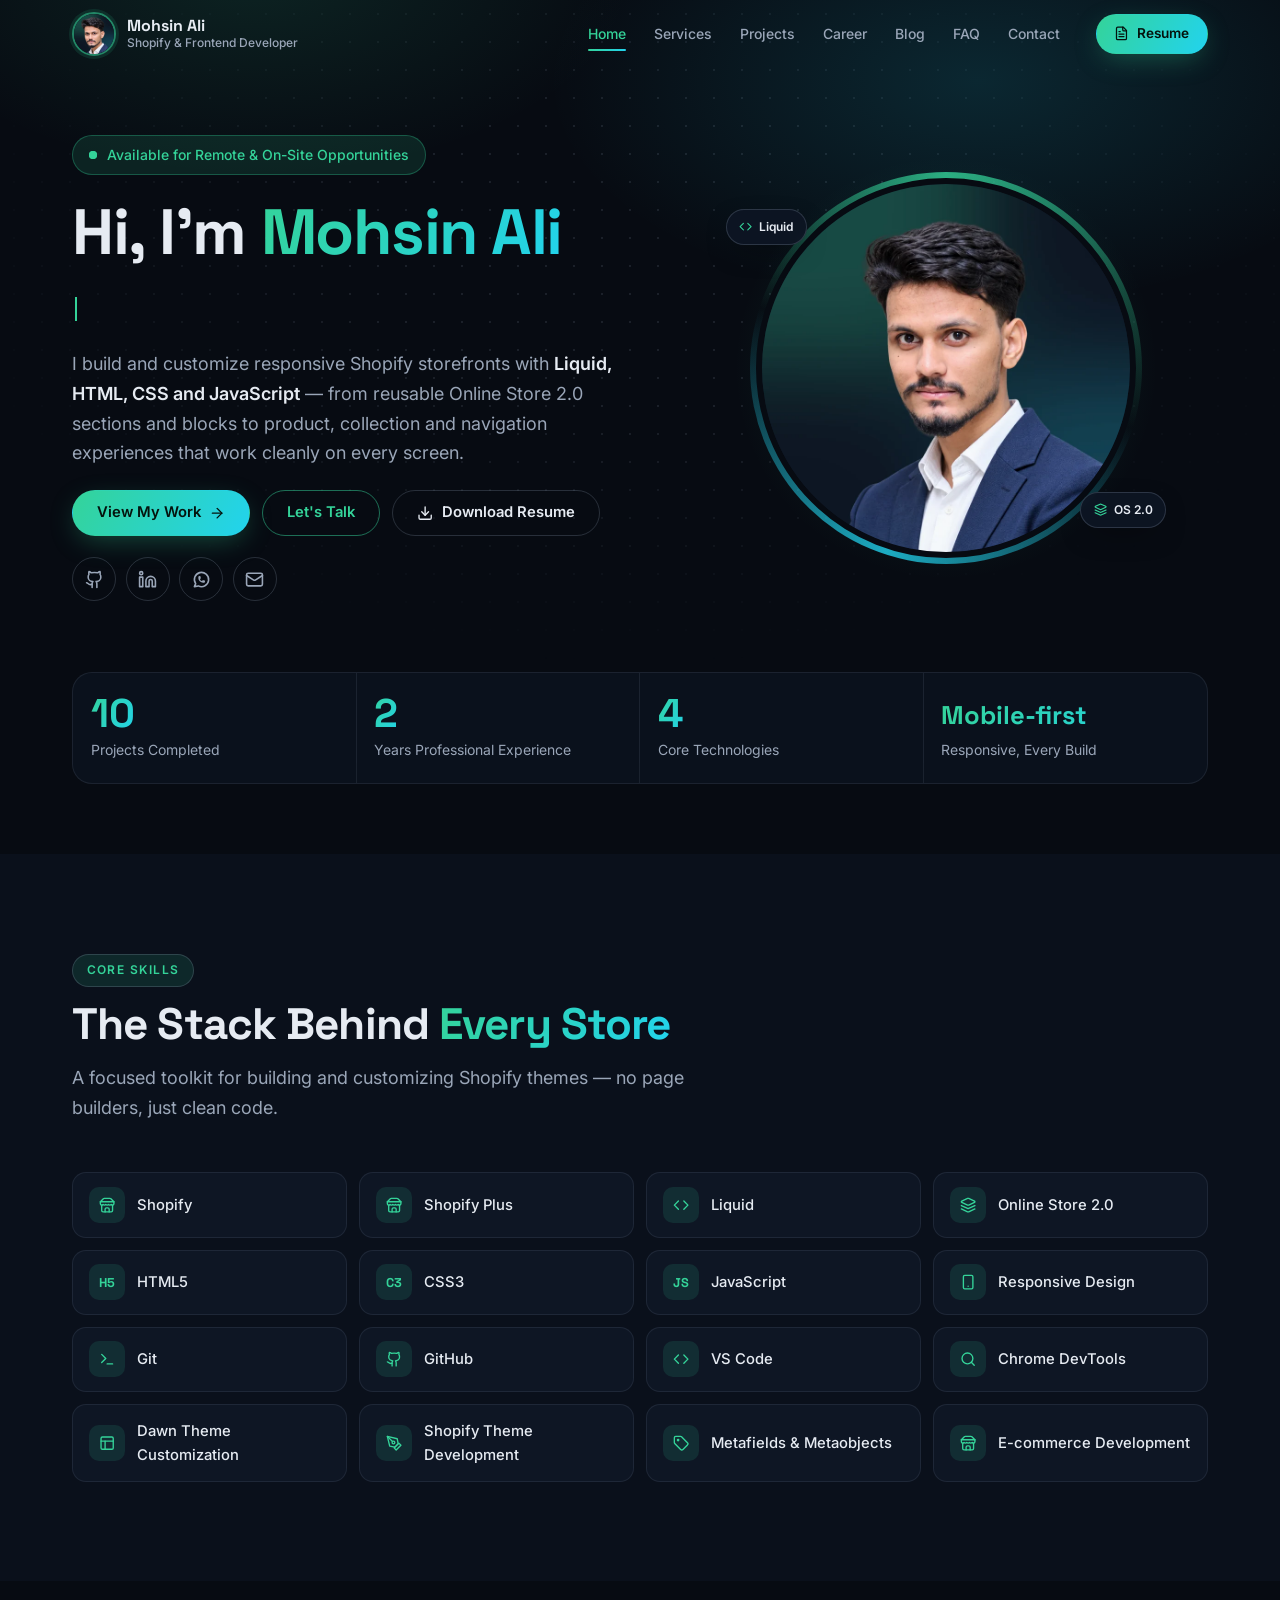
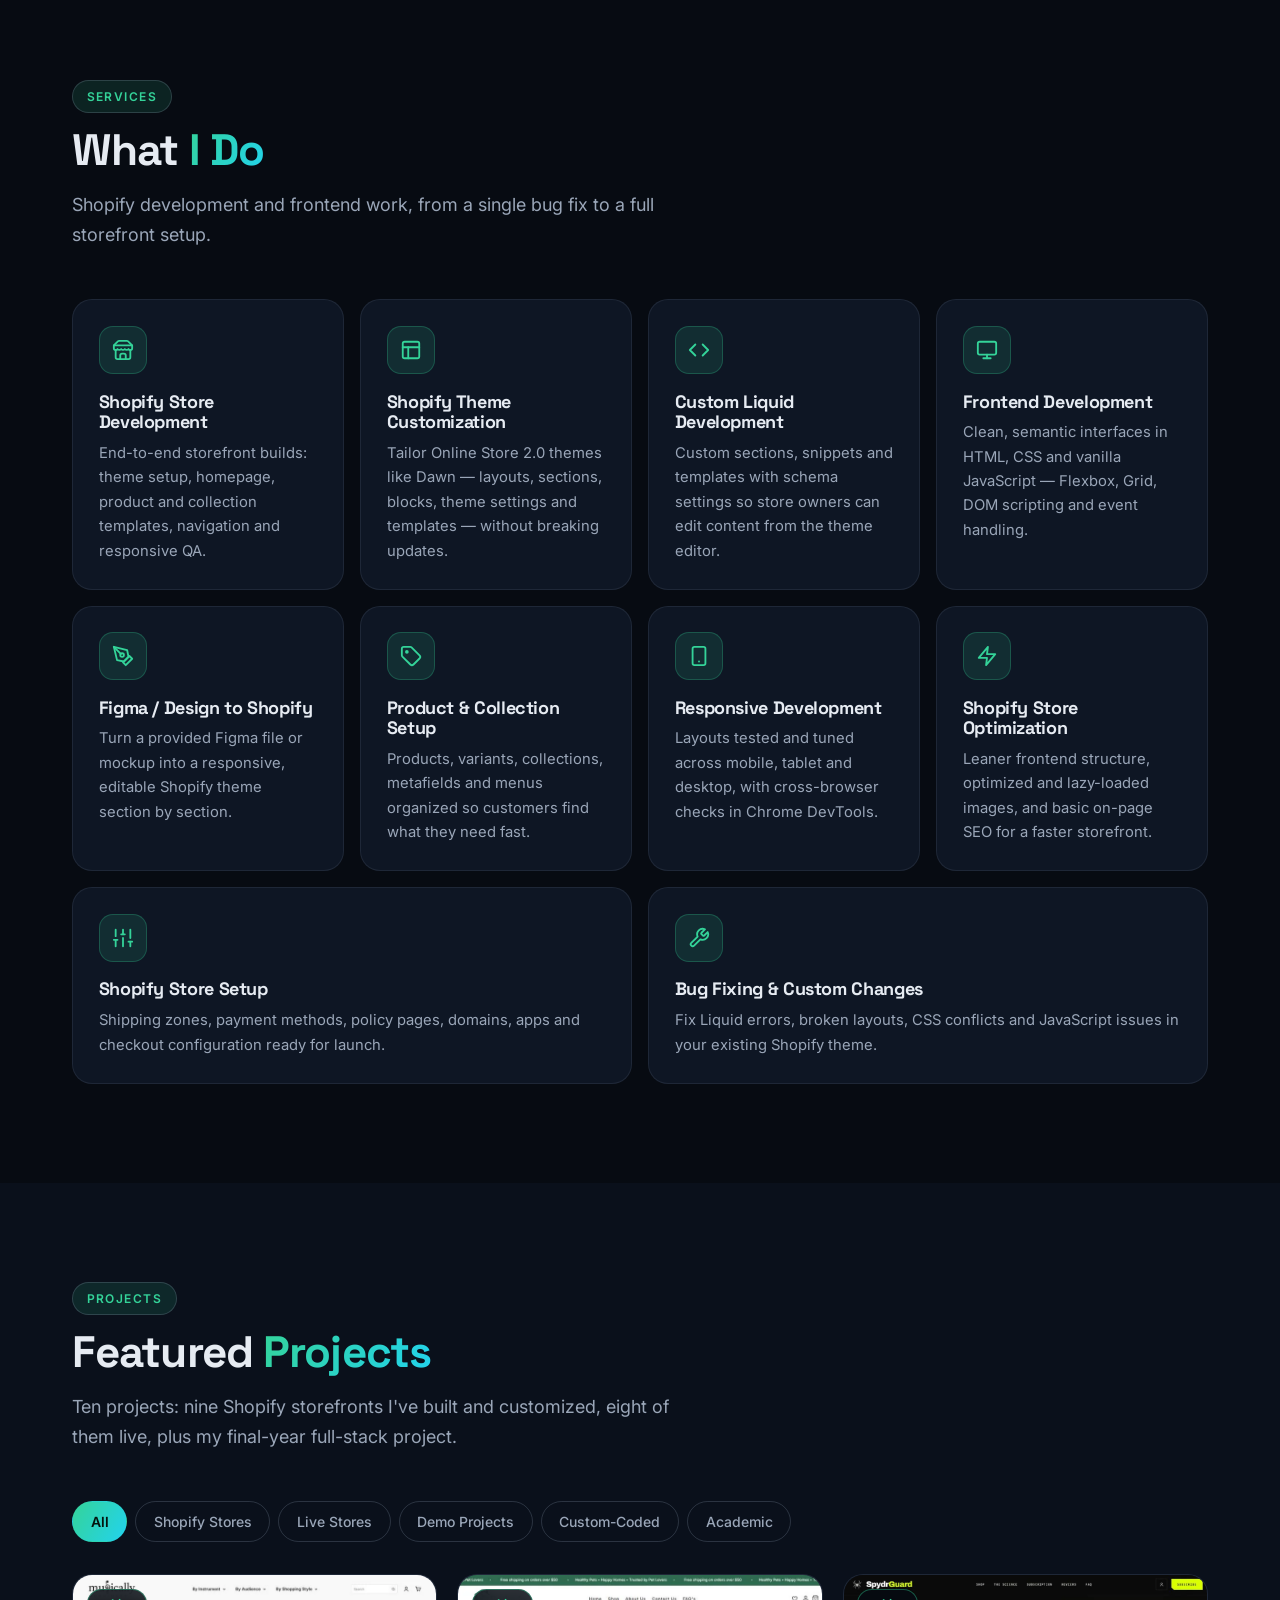
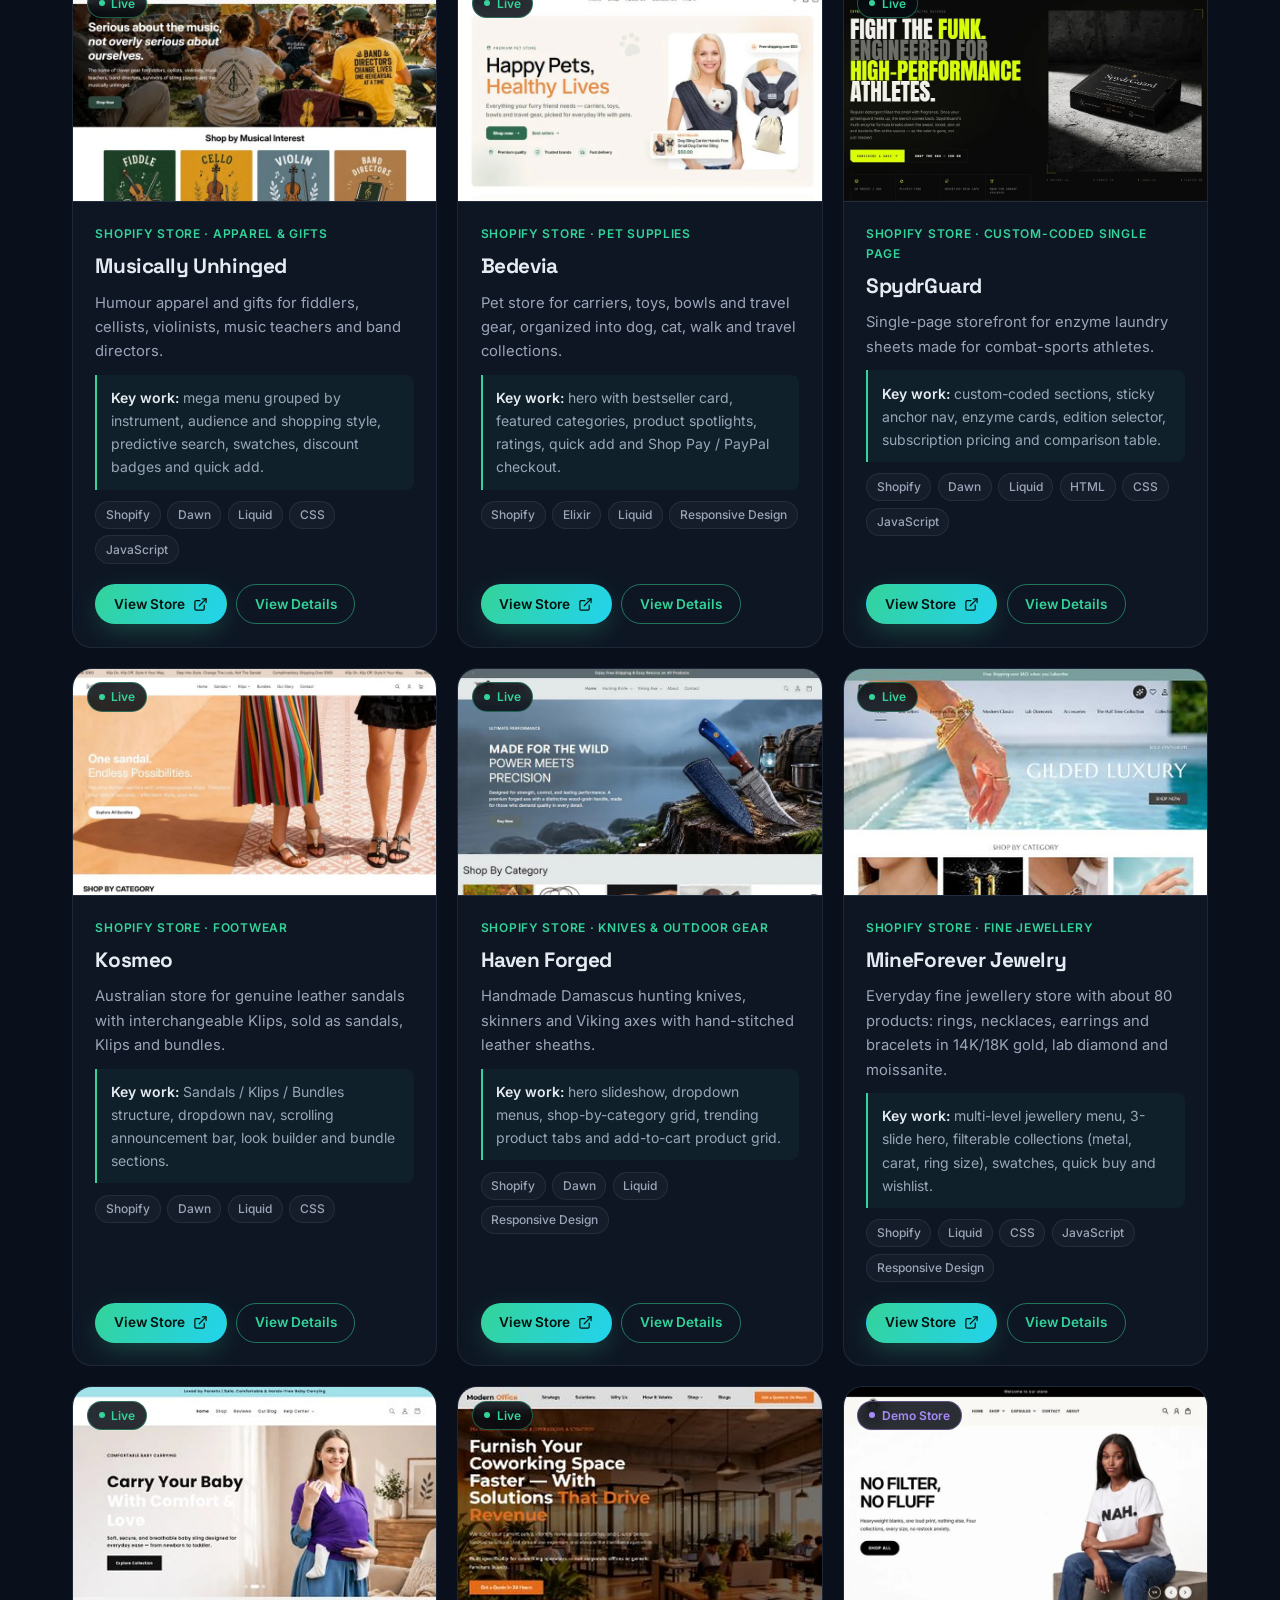
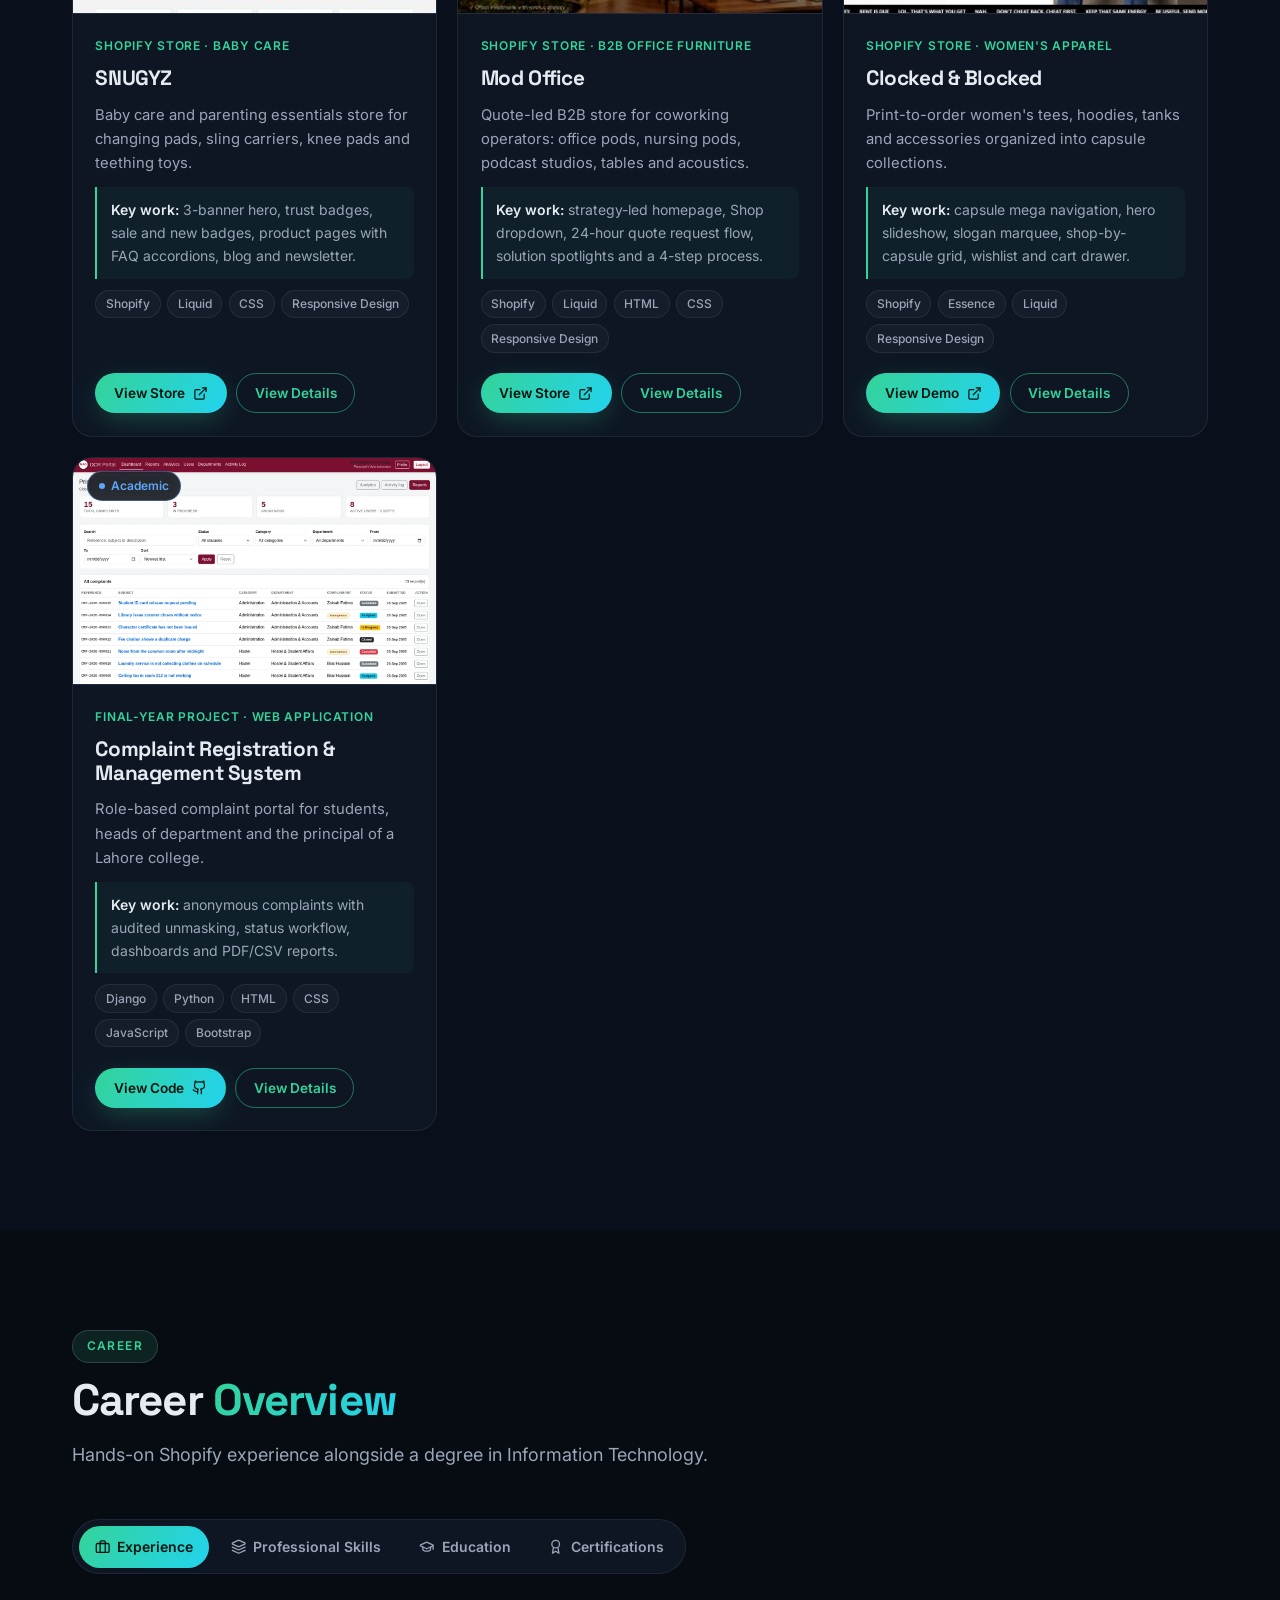
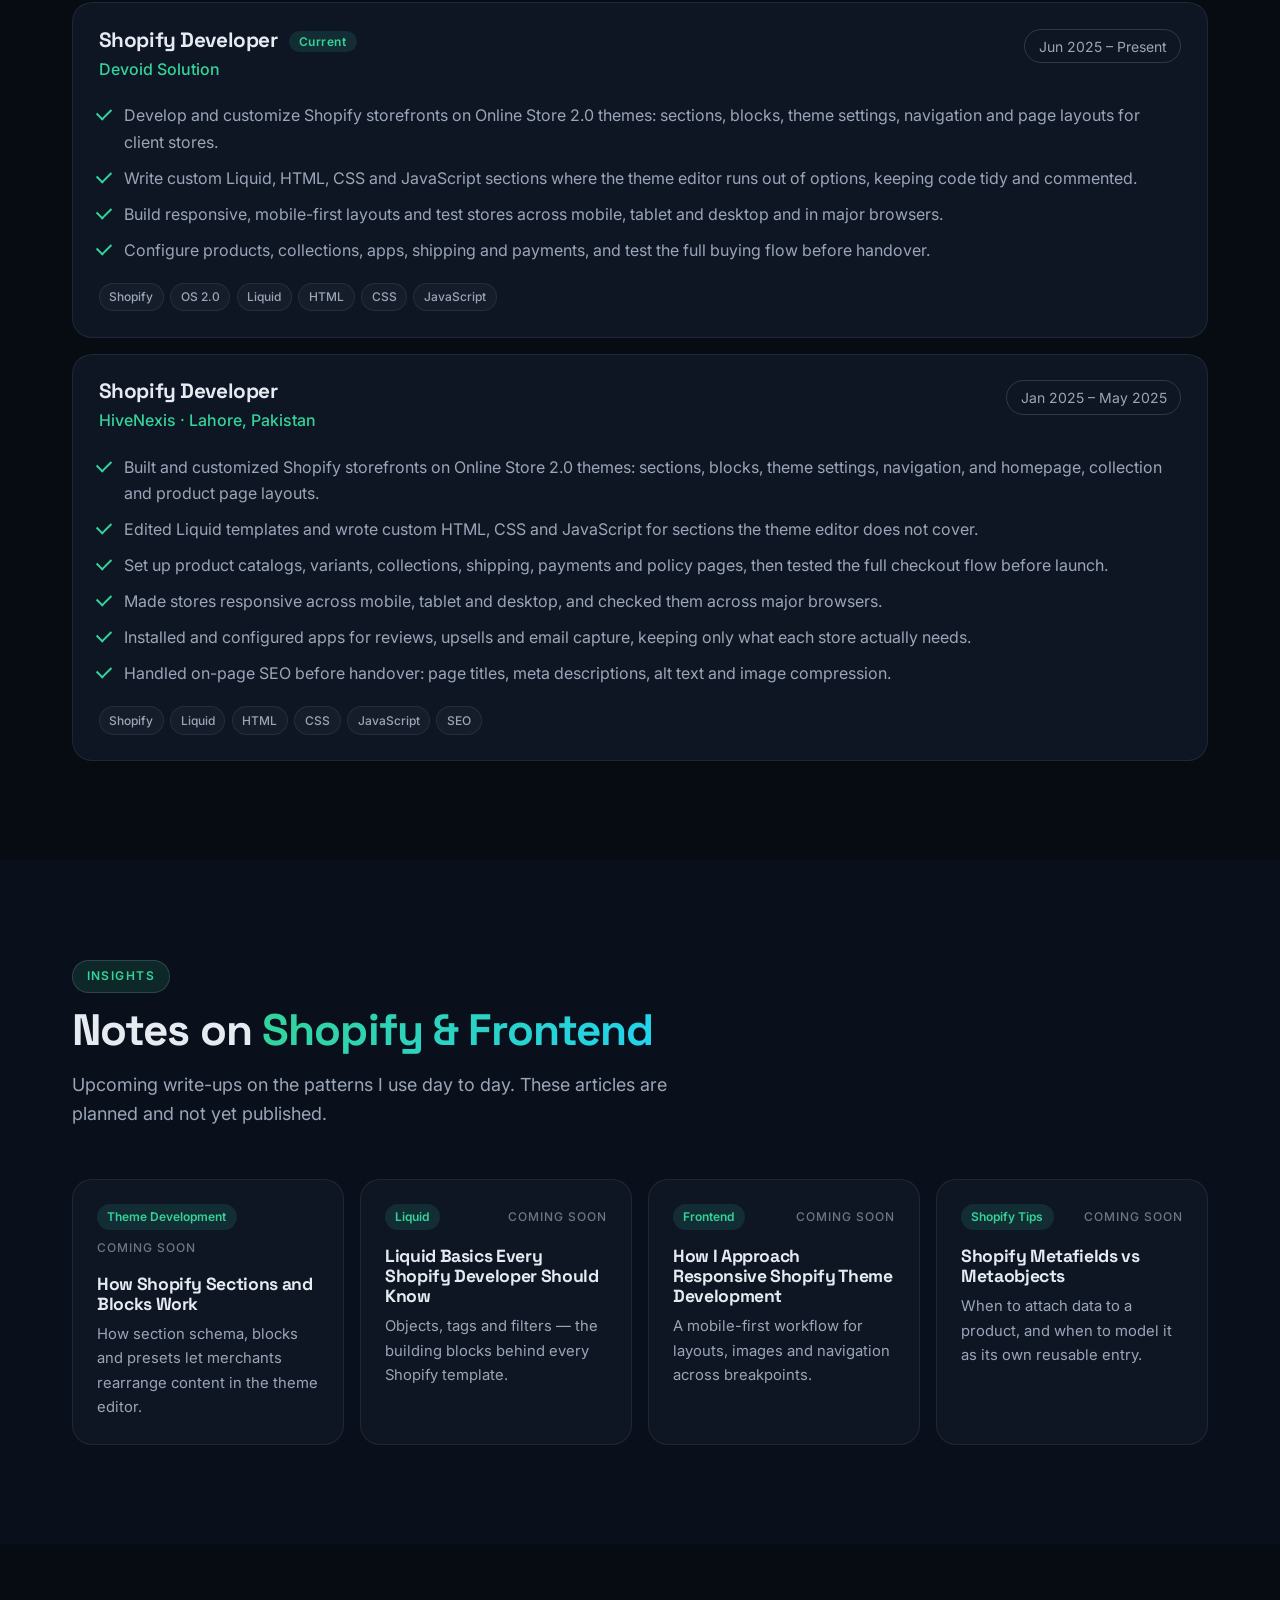
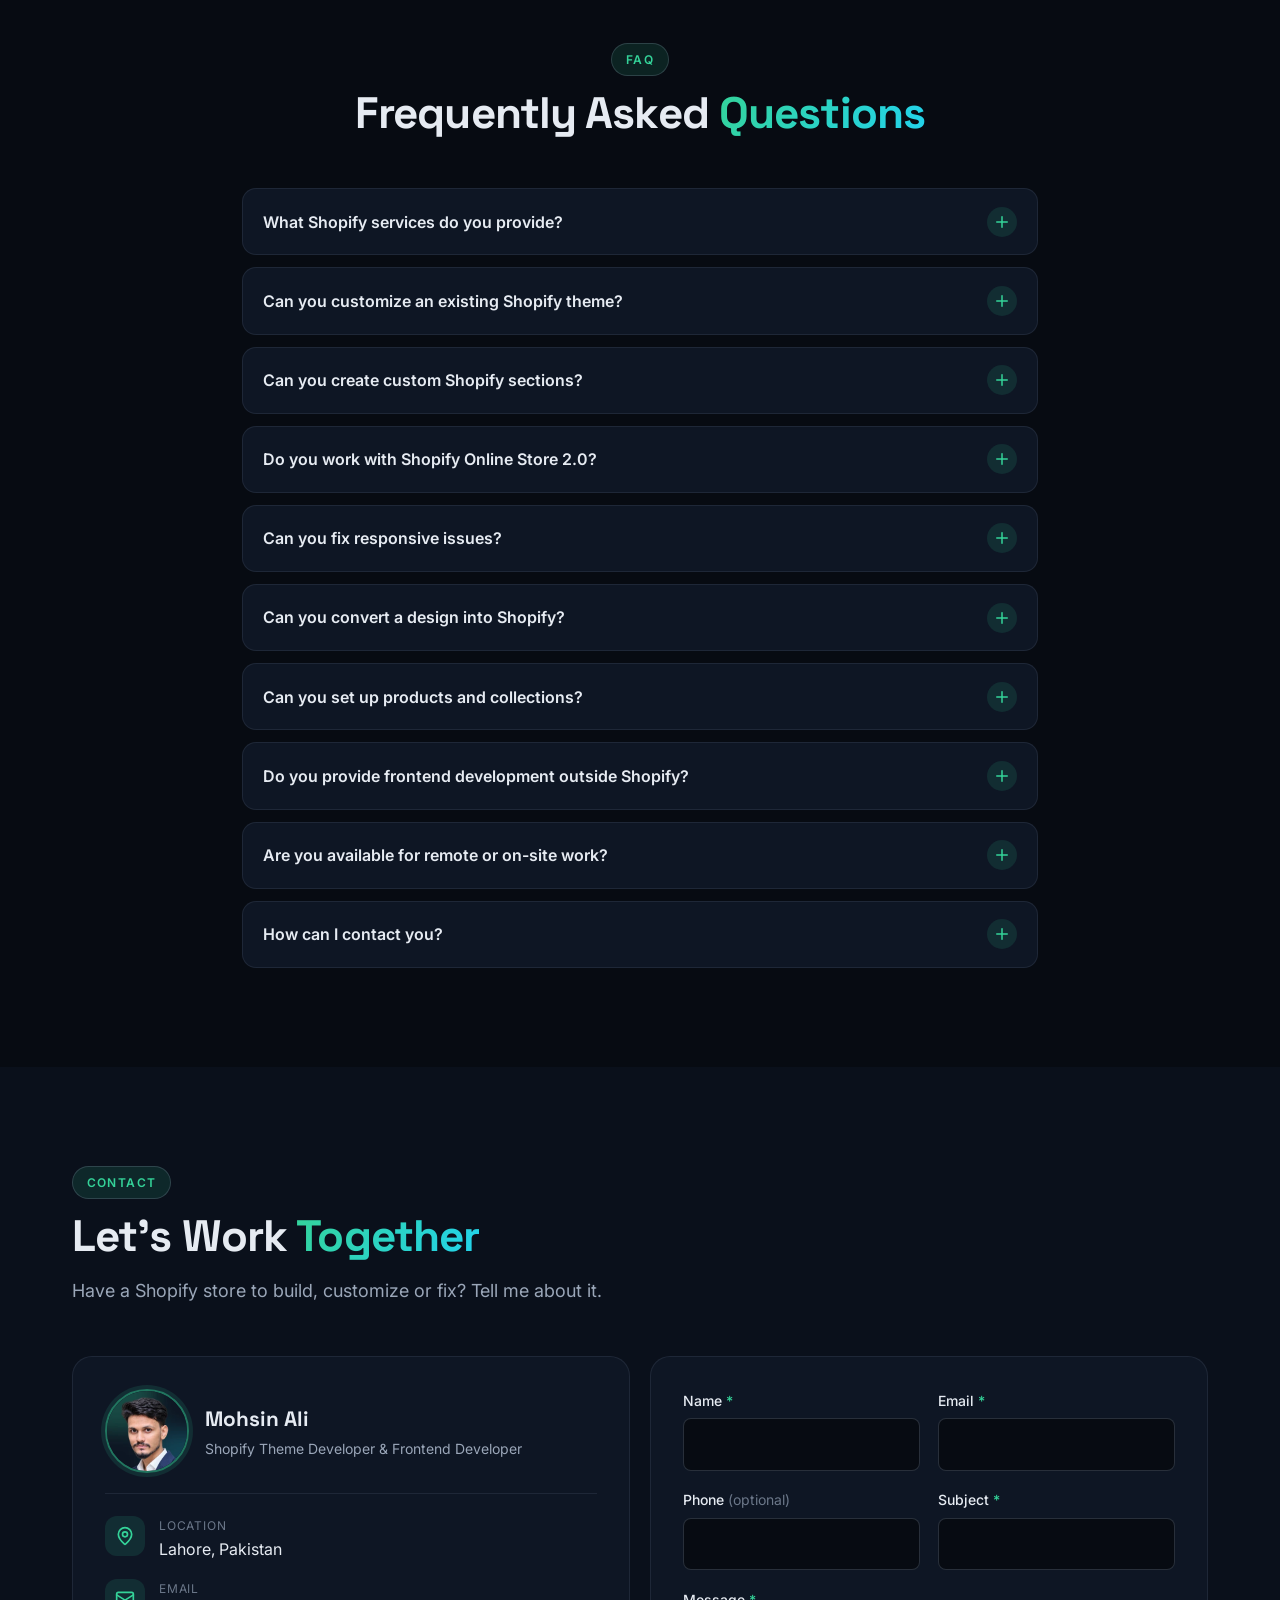
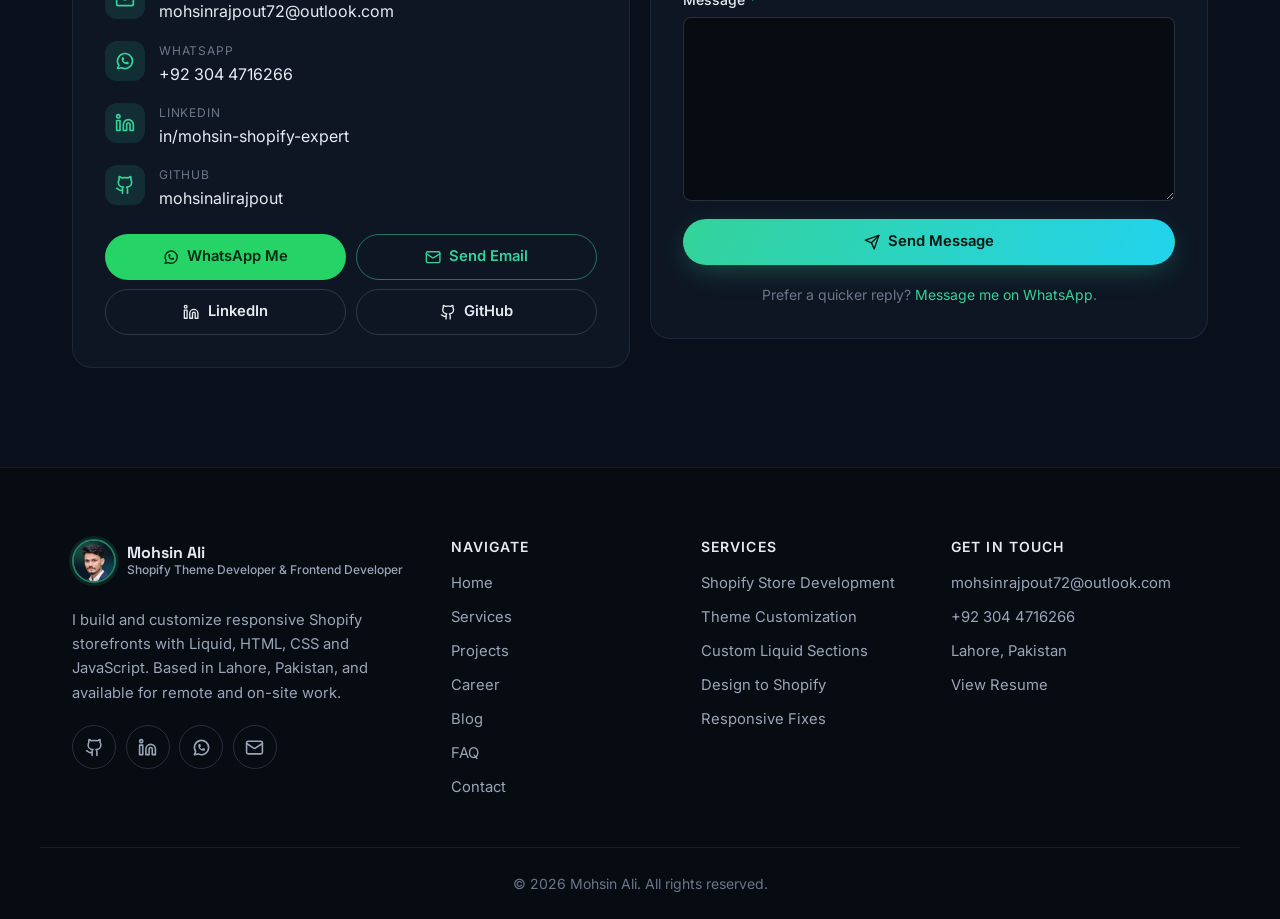
<file: index.html>
<!DOCTYPE html>
<html lang="en">
<head>
  <meta charset="UTF-8">
  <meta name="viewport" content="width=device-width, initial-scale=1">

  <!-- ================================
       SEO
       ================================ -->
  <title>Mohsin Ali — Shopify Developer &amp; Frontend Developer | Lahore, Pakistan</title>
  <meta name="description" content="Mohsin Ali is a Shopify Theme Developer and Frontend Developer in Lahore, Pakistan, building responsive Shopify Online Store 2.0 storefronts with Liquid, HTML, CSS and JavaScript.">
  <meta name="author" content="Mohsin Ali">
  <meta name="robots" content="index, follow">
  <meta name="theme-color" content="#070b12">
  <meta name="color-scheme" content="dark">
  <!-- After deploying, add your live URL here and to og:url / og:image (see README):
       <link rel="canonical" href="https://YOUR-DOMAIN/"> -->

  <!-- Open Graph -->
  <meta property="og:type" content="website">
  <meta property="og:site_name" content="Mohsin Ali">
  <meta property="og:title" content="Mohsin Ali — Shopify Developer &amp; Frontend Developer">
  <meta property="og:description" content="Shopify theme customization, custom Liquid sections and responsive frontend development. Based in Lahore and available for remote and on-site opportunities.">
  <meta property="og:image" content="assets/images/og-image.png">
  <meta property="og:image:alt" content="Mohsin Ali, Shopify Developer and Frontend Developer">
  <meta property="og:image:width" content="1200">
  <meta property="og:image:height" content="630">
  <meta property="og:locale" content="en_US">

  <!-- Twitter / X -->
  <meta name="twitter:card" content="summary_large_image">
  <meta name="twitter:title" content="Mohsin Ali — Shopify Developer &amp; Frontend Developer">
  <meta name="twitter:description" content="Shopify theme customization, custom Liquid sections and responsive frontend development. Based in Lahore and available for remote and on-site opportunities.">
  <meta name="twitter:image" content="assets/images/og-image.png">

  <!-- Favicons -->
  <link rel="icon" href="assets/icons/favicon.ico" sizes="48x48">
  <link rel="icon" href="assets/icons/favicon.svg" type="image/svg+xml">
  <link rel="icon" href="assets/icons/favicon-32.png" sizes="32x32" type="image/png">
  <link rel="apple-touch-icon" href="assets/icons/apple-touch-icon.png">
  <link rel="manifest" href="site.webmanifest">

  <!-- Structured data -->
  <script type="application/ld+json">
  {
    "@context": "https://schema.org",
    "@type": "Person",
    "name": "Mohsin Ali",
    "jobTitle": "Shopify Theme Developer & Frontend Developer",
    "email": "mailto:mohsinrajpout72@outlook.com",
    "address": { "@type": "PostalAddress", "addressLocality": "Lahore", "addressCountry": "PK" },
    "alumniOf": "University of the Punjab",
    "worksFor": { "@type": "Organization", "name": "Devoid Solution" },
    "hasCredential": {
      "@type": "EducationalOccupationalCredential",
      "name": "Advance Python Programming & Applications",
      "credentialCategory": "Certificate of Course Completion",
      "recognizedBy": { "@type": "Organization", "name": "Yashfeen Skills Development Services" },
      "dateCreated": "2025-10-15"
    },
    "knowsAbout": ["Shopify", "Shopify Online Store 2.0", "Liquid", "HTML5", "CSS3", "JavaScript", "Responsive Web Design"],
    "sameAs": ["https://github.com/mohsinalirajpout", "https://www.linkedin.com/in/mohsin-shopify-expert"]
  }
  </script>

  <!-- Fonts -->
  <link rel="preconnect" href="https://fonts.googleapis.com">
  <link rel="preconnect" href="https://fonts.gstatic.com" crossorigin>
  <link rel="stylesheet" href="https://fonts.googleapis.com/css2?family=Inter:wght@400;500;600&family=Space+Grotesk:wght@500;600;700&display=swap">

  <!-- Critical assets -->
  <link rel="preload" href="assets/images/mohsin-ali-profile.webp" as="image" type="image/webp" fetchpriority="high">
  <link rel="stylesheet" href="style.css">
  <script src="script.js" defer></script>
</head>
<body>

  <!-- ================================
       SVG ICON SPRITE (Lucide-style, MIT)
       ================================ -->
  <svg class="sprite" aria-hidden="true" focusable="false">
    <symbol id="i-github" viewBox="0 0 24 24"><path d="M15 22v-4a4.8 4.8 0 0 0-1-3.5c3 0 6-2 6-5.5.08-1.25-.27-2.48-1-3.5.28-1.15.28-2.35 0-3.5 0 0-1 0-3 1.5-2.64-.5-5.36-.5-8 0C6 2 5 2 5 2c-.3 1.15-.3 2.35 0 3.5A5.4 5.4 0 0 0 4 9c0 3.5 3 5.5 6 5.5-.39.49-.68 1.05-.85 1.65-.17.6-.22 1.23-.15 1.85v4"/><path d="M9 18c-4.51 2-5-2-7-2"/></symbol>
    <symbol id="i-linkedin" viewBox="0 0 24 24"><path d="M16 8a6 6 0 0 1 6 6v7h-4v-7a2 2 0 0 0-4 0v7h-4v-7a6 6 0 0 1 6-6z"/><rect width="4" height="12" x="2" y="9"/><circle cx="4" cy="4" r="2"/></symbol>
    <symbol id="i-whatsapp" viewBox="0 0 24 24"><path d="M3 21l1.65-3.8a9 9 0 1 1 3.4 2.9L3 21"/><path d="M9 10a.5.5 0 0 0 1 0V9a.5.5 0 0 0-1 0v1a5 5 0 0 0 5 5h1a.5.5 0 0 0 0-1h-1a.5.5 0 0 0 0 1"/></symbol>
    <symbol id="i-mail" viewBox="0 0 24 24"><rect width="20" height="16" x="2" y="4" rx="2"/><path d="m22 7-8.97 5.7a1.94 1.94 0 0 1-2.06 0L2 7"/></symbol>
    <symbol id="i-pin" viewBox="0 0 24 24"><path d="M20 10c0 5-5.54 10.19-7.4 11.8a1 1 0 0 1-1.2 0C9.54 20.19 4 15 4 10a8 8 0 0 1 16 0"/><circle cx="12" cy="10" r="3"/></symbol>
    <symbol id="i-arrow" viewBox="0 0 24 24"><path d="M5 12h14"/><path d="m12 5 7 7-7 7"/></symbol>
    <symbol id="i-arrow-up" viewBox="0 0 24 24"><path d="m5 12 7-7 7 7"/><path d="M12 19V5"/></symbol>
    <symbol id="i-external" viewBox="0 0 24 24"><path d="M15 3h6v6"/><path d="M10 14 21 3"/><path d="M18 13v6a2 2 0 0 1-2 2H5a2 2 0 0 1-2-2V8a2 2 0 0 1 2-2h6"/></symbol>
    <symbol id="i-download" viewBox="0 0 24 24"><path d="M21 15v4a2 2 0 0 1-2 2H5a2 2 0 0 1-2-2v-4"/><path d="m7 10 5 5 5-5"/><path d="M12 15V3"/></symbol>
    <symbol id="i-file" viewBox="0 0 24 24"><path d="M15 2H6a2 2 0 0 0-2 2v16a2 2 0 0 0 2 2h12a2 2 0 0 0 2-2V7Z"/><path d="M14 2v4a2 2 0 0 0 2 2h4"/><path d="M16 13H8"/><path d="M16 17H8"/><path d="M10 9H8"/></symbol>
    <symbol id="i-menu" viewBox="0 0 24 24"><path d="M4 6h16"/><path d="M4 12h16"/><path d="M4 18h16"/></symbol>
    <symbol id="i-close" viewBox="0 0 24 24"><path d="M18 6 6 18"/><path d="m6 6 12 12"/></symbol>
    <symbol id="i-plus" viewBox="0 0 24 24"><path d="M5 12h14"/><path d="M12 5v14"/></symbol>
    <symbol id="i-check" viewBox="0 0 24 24"><path d="M20 6 9 17l-5-5"/></symbol>
    <symbol id="i-send" viewBox="0 0 24 24"><path d="m22 2-7 20-4-9-9-4Z"/><path d="M22 2 11 13"/></symbol>
    <symbol id="i-store" viewBox="0 0 24 24"><path d="m2 7 4.41-4.41A2 2 0 0 1 7.83 2h8.34a2 2 0 0 1 1.42.59L22 7"/><path d="M4 12v8a2 2 0 0 0 2 2h12a2 2 0 0 0 2-2v-8"/><path d="M15 22v-4a2 2 0 0 0-2-2h-2a2 2 0 0 0-2 2v4"/><path d="M2 7h20v3a2 2 0 0 1-2 2 2.7 2.7 0 0 1-2-1 2.7 2.7 0 0 1-4 0 2.7 2.7 0 0 1-4 0 2.7 2.7 0 0 1-4 0 2.7 2.7 0 0 1-2 1 2 2 0 0 1-2-2Z"/></symbol>
    <symbol id="i-layout" viewBox="0 0 24 24"><rect width="18" height="18" x="3" y="3" rx="2"/><path d="M3 9h18"/><path d="M9 21V9"/></symbol>
    <symbol id="i-code" viewBox="0 0 24 24"><path d="m16 18 6-6-6-6"/><path d="m8 6-6 6 6 6"/></symbol>
    <symbol id="i-monitor" viewBox="0 0 24 24"><rect width="20" height="14" x="2" y="3" rx="2"/><path d="M8 21h8"/><path d="M12 17v4"/></symbol>
    <symbol id="i-pen" viewBox="0 0 24 24"><path d="m12 19 7-7 3 3-7 7-3-3z"/><path d="m18 13-1.5-7.5L2 2l3.5 14.5L13 18l5-5z"/><path d="m2 2 7.59 7.59"/><circle cx="11" cy="11" r="2"/></symbol>
    <symbol id="i-tag" viewBox="0 0 24 24"><path d="M12.59 2.59A2 2 0 0 0 11.17 2H4a2 2 0 0 0-2 2v7.17a2 2 0 0 0 .59 1.42l8.7 8.7a2.43 2.43 0 0 0 3.42 0l6.58-6.58a2.43 2.43 0 0 0 0-3.42z"/><circle cx="7.5" cy="7.5" r="1"/></symbol>
    <symbol id="i-phone" viewBox="0 0 24 24"><rect width="14" height="20" x="5" y="2" rx="2"/><path d="M12 18h.01"/></symbol>
    <symbol id="i-zap" viewBox="0 0 24 24"><path d="M13 2 3 14h9l-1 8 10-12h-9l1-8z"/></symbol>
    <symbol id="i-sliders" viewBox="0 0 24 24"><path d="M4 21v-7"/><path d="M4 10V3"/><path d="M12 21v-9"/><path d="M12 8V3"/><path d="M20 21v-5"/><path d="M20 12V3"/><path d="M2 14h4"/><path d="M10 8h4"/><path d="M18 16h4"/></symbol>
    <symbol id="i-wrench" viewBox="0 0 24 24"><path d="M14.7 6.3a1 1 0 0 0 0 1.4l1.6 1.6a1 1 0 0 0 1.4 0l3.77-3.77a6 6 0 0 1-7.94 7.94l-6.91 6.91a2.12 2.12 0 0 1-3-3l6.91-6.91a6 6 0 0 1 7.94-7.94l-3.76 3.76z"/></symbol>
    <symbol id="i-briefcase" viewBox="0 0 24 24"><rect width="20" height="14" x="2" y="7" rx="2"/><path d="M16 21V5a2 2 0 0 0-2-2h-4a2 2 0 0 0-2 2v16"/></symbol>
    <symbol id="i-cap" viewBox="0 0 24 24"><path d="M21.42 10.92a1 1 0 0 0-.02-1.84L12.83 5.18a2 2 0 0 0-1.66 0L2.6 9.08a1 1 0 0 0 0 1.83l8.57 3.91a2 2 0 0 0 1.66 0z"/><path d="M22 10v6"/><path d="M6 12.5V16a6 3 0 0 0 12 0v-3.5"/></symbol>
    <symbol id="i-globe" viewBox="0 0 24 24"><circle cx="12" cy="12" r="10"/><path d="M12 2a14.5 14.5 0 0 0 0 20 14.5 14.5 0 0 0 0-20"/><path d="M2 12h20"/></symbol>
    <symbol id="i-layers" viewBox="0 0 24 24"><path d="m12.83 2.18a2 2 0 0 0-1.66 0L2.6 6.08a1 1 0 0 0 0 1.83l8.58 3.91a2 2 0 0 0 1.66 0l8.58-3.9a1 1 0 0 0 0-1.83Z"/><path d="m22 17.65-9.17 4.16a2 2 0 0 1-1.66 0L2 17.65"/><path d="m22 12.65-9.17 4.16a2 2 0 0 1-1.66 0L2 12.65"/></symbol>
    <symbol id="i-book" viewBox="0 0 24 24"><path d="M12 7v14"/><path d="M3 18a1 1 0 0 1-1-1V4a1 1 0 0 1 1-1h5a4 4 0 0 1 4 4 4 4 0 0 1 4-4h5a1 1 0 0 1 1 1v13a1 1 0 0 1-1 1h-6a3 3 0 0 0-3 3 3 3 0 0 0-3-3z"/></symbol>
    <symbol id="i-search" viewBox="0 0 24 24"><circle cx="11" cy="11" r="8"/><path d="m21 21-4.3-4.3"/></symbol>
    <symbol id="i-award" viewBox="0 0 24 24"><circle cx="12" cy="8" r="6"/><path d="M15.48 12.89 17 22l-5-3-5 3 1.52-9.11"/></symbol>
    <symbol id="i-terminal" viewBox="0 0 24 24"><path d="m4 17 6-6-6-6"/><path d="M12 19h8"/></symbol>
  </svg>

  <a class="skip-link" href="#main">Skip to content</a>

  <!-- ================================
       HEADER
       ================================ -->
  <header class="header" id="header">
    <div class="container header__inner">
      <a class="brand" href="#home" aria-label="Mohsin Ali — back to top">
        <img class="brand__photo" src="assets/images/mohsin-ali-logo.webp" alt="Mohsin Ali" width="240" height="240" decoding="async">
        <span class="brand__text">Mohsin Ali<small>Shopify &amp; Frontend Developer</small></span>
      </a>

      <nav class="nav" id="primary-nav" aria-label="Primary">
        <ul class="nav__list">
          <li><a class="nav__link" href="#home">Home</a></li>
          <li><a class="nav__link" href="#services">Services</a></li>
          <li><a class="nav__link" href="#portfolio">Projects</a></li>
          <li><a class="nav__link" href="#career">Career</a></li>
          <li data-feature="blog"><a class="nav__link" href="#insights">Blog</a></li>
          <li><a class="nav__link" href="#faq">FAQ</a></li>
          <li><a class="nav__link" href="#contact">Contact</a></li>
        </ul>
        <a class="btn btn--primary btn--sm nav__cta" href="assets/Mohsin-Ali-Resume.pdf" target="_blank" rel="noopener">
          <svg class="icon" aria-hidden="true"><use href="#i-file"/></svg> Resume
        </a>
      </nav>

      <button class="nav-toggle" id="nav-toggle" type="button" aria-controls="primary-nav" aria-expanded="false" aria-label="Open menu">
        <svg class="icon icon--open" aria-hidden="true"><use href="#i-menu"/></svg>
        <svg class="icon icon--close" aria-hidden="true"><use href="#i-close"/></svg>
      </button>
    </div>
  </header>

  <main id="main">

    <!-- ================================
         HERO
         ================================ -->
    <section class="hero" id="home" aria-labelledby="hero-title">
      <div class="hero__glow" aria-hidden="true"></div>
      <div class="container hero__grid">
        <div class="hero__content">
          <p class="badge badge--live reveal"><span class="badge__dot" aria-hidden="true"></span>Available for Remote &amp; On-Site Opportunities</p>

          <h1 class="hero__title reveal" id="hero-title">Hi, I'm <span class="grad-text">Mohsin Ali</span></h1>

          <p class="hero__role reveal">
            <span class="sr-only">Shopify Developer, Shopify Theme Developer, Frontend Developer and Liquid Developer</span>
            <span aria-hidden="true">
              <span class="typed" id="typed" data-roles='["Shopify Developer","Shopify Theme Developer","Frontend Developer","Liquid Developer"]'>Shopify Developer</span><span class="typed__caret"></span>
            </span>
          </p>

          <p class="hero__lead reveal">
            I build and customize responsive Shopify storefronts with <strong>Liquid, HTML, CSS and JavaScript</strong> — from reusable Online Store 2.0 sections and blocks to product, collection and navigation experiences that work cleanly on every screen.
          </p>

          <div class="hero__actions reveal">
            <a class="btn btn--primary" href="#portfolio">View My Work <svg class="icon" aria-hidden="true"><use href="#i-arrow"/></svg></a>
            <a class="btn btn--outline" href="#contact">Let's Talk</a>
            <a class="btn btn--ghost" href="assets/Mohsin-Ali-Resume.pdf" download>
              <svg class="icon" aria-hidden="true"><use href="#i-download"/></svg> Download Resume
            </a>
          </div>

          <ul class="socials reveal" aria-label="Social links">
            <li><a class="social" href="https://github.com/mohsinalirajpout" target="_blank" rel="noopener" aria-label="GitHub profile"><svg class="icon" aria-hidden="true"><use href="#i-github"/></svg></a></li>
            <li><a class="social" href="https://www.linkedin.com/in/mohsin-shopify-expert" target="_blank" rel="noopener" aria-label="LinkedIn profile"><svg class="icon" aria-hidden="true"><use href="#i-linkedin"/></svg></a></li>
            <li><a class="social" href="https://wa.me/923044716266" target="_blank" rel="noopener" aria-label="Chat on WhatsApp"><svg class="icon" aria-hidden="true"><use href="#i-whatsapp"/></svg></a></li>
            <li><a class="social" href="mailto:mohsinrajpout72@outlook.com" aria-label="Send an email"><svg class="icon" aria-hidden="true"><use href="#i-mail"/></svg></a></li>
          </ul>
        </div>

        <div class="hero__visual reveal">
          <div class="portrait">
            <!-- Profile photo: assets/images/mohsin-ali-profile.webp (800×800 WebP).
                 Header/footer logo and contact card: assets/images/mohsin-ali-logo.webp. Share image: assets/images/og-image.png -->
            <img class="portrait__img" src="assets/images/mohsin-ali-profile.webp" alt="Mohsin Ali, Shopify Developer, in a navy blazer" width="800" height="800" fetchpriority="high">
            <div class="portrait__chip portrait__chip--tl"><svg class="icon" aria-hidden="true"><use href="#i-code"/></svg> Liquid</div>
            <div class="portrait__chip portrait__chip--br"><svg class="icon" aria-hidden="true"><use href="#i-layers"/></svg> OS 2.0</div>
          </div>
        </div>
      </div>

      <!-- Hero statistics: only verifiable figures -->
      <div class="container">
        <dl class="stats reveal">
          <div class="stat"><dt class="stat__label">Projects Completed</dt><dd class="stat__value"><span data-count="10">10</span></dd></div>
          <div class="stat"><dt class="stat__label">Years Professional Experience</dt><dd class="stat__value"><span data-count="2">2</span></dd></div>
          <div class="stat"><dt class="stat__label">Core Technologies</dt><dd class="stat__value"><span data-count="4">4</span></dd></div>
          <div class="stat"><dt class="stat__label">Responsive, Every Build</dt><dd class="stat__value stat__value--text">Mobile-first</dd></div>
        </dl>
      </div>
    </section>

    <!-- ================================
         CORE SKILLS
         ================================ -->
    <section class="section section--alt" id="skills" aria-labelledby="skills-title">
      <div class="container">
        <header class="section__head reveal">
          <p class="eyebrow">Core Skills</p>
          <h2 class="section__title" id="skills-title">The Stack Behind <span class="grad-text">Every Store</span></h2>
          <p class="section__lead">A focused toolkit for building and customizing Shopify themes — no page builders, just clean code.</p>
        </header>

        <ul class="core-skills reveal">
          <li class="core-skill"><span class="core-skill__icon"><svg class="icon" aria-hidden="true"><use href="#i-store"/></svg></span><span>Shopify</span></li>
          <li class="core-skill"><span class="core-skill__icon"><svg class="icon" aria-hidden="true"><use href="#i-store"/></svg></span><span>Shopify Plus</span></li>
          <li class="core-skill"><span class="core-skill__icon"><svg class="icon" aria-hidden="true"><use href="#i-code"/></svg></span><span>Liquid</span></li>
          <li class="core-skill"><span class="core-skill__icon"><svg class="icon" aria-hidden="true"><use href="#i-layers"/></svg></span><span>Online Store 2.0</span></li>
          <li class="core-skill"><span class="core-skill__icon core-skill__icon--txt">H5</span><span>HTML5</span></li>
          <li class="core-skill"><span class="core-skill__icon core-skill__icon--txt">C3</span><span>CSS3</span></li>
          <li class="core-skill"><span class="core-skill__icon core-skill__icon--txt">JS</span><span>JavaScript</span></li>
          <li class="core-skill"><span class="core-skill__icon"><svg class="icon" aria-hidden="true"><use href="#i-phone"/></svg></span><span>Responsive Design</span></li>
          <li class="core-skill"><span class="core-skill__icon"><svg class="icon" aria-hidden="true"><use href="#i-terminal"/></svg></span><span>Git</span></li>
          <li class="core-skill"><span class="core-skill__icon"><svg class="icon" aria-hidden="true"><use href="#i-github"/></svg></span><span>GitHub</span></li>
          <li class="core-skill"><span class="core-skill__icon"><svg class="icon" aria-hidden="true"><use href="#i-code"/></svg></span><span>VS Code</span></li>
          <li class="core-skill"><span class="core-skill__icon"><svg class="icon" aria-hidden="true"><use href="#i-search"/></svg></span><span>Chrome DevTools</span></li>
          <li class="core-skill"><span class="core-skill__icon"><svg class="icon" aria-hidden="true"><use href="#i-layout"/></svg></span><span>Dawn Theme Customization</span></li>
          <li class="core-skill"><span class="core-skill__icon"><svg class="icon" aria-hidden="true"><use href="#i-pen"/></svg></span><span>Shopify Theme Development</span></li>
          <li class="core-skill"><span class="core-skill__icon"><svg class="icon" aria-hidden="true"><use href="#i-tag"/></svg></span><span>Metafields &amp; Metaobjects</span></li>
          <li class="core-skill"><span class="core-skill__icon"><svg class="icon" aria-hidden="true"><use href="#i-store"/></svg></span><span>E-commerce Development</span></li>
        </ul>
      </div>
    </section>

    <!-- ================================
         SERVICES
         ================================ -->
    <section class="section" id="services" aria-labelledby="services-title">
      <div class="container">
        <header class="section__head reveal">
          <p class="eyebrow">Services</p>
          <h2 class="section__title" id="services-title">What <span class="grad-text">I Do</span></h2>
          <p class="section__lead">Shopify development and frontend work, from a single bug fix to a full storefront setup.</p>
        </header>

        <div class="services">
          <article class="card service reveal">
            <span class="service__icon"><svg class="icon" aria-hidden="true"><use href="#i-store"/></svg></span>
            <h3 class="service__title">Shopify Store Development</h3>
            <p>End-to-end storefront builds: theme setup, homepage, product and collection templates, navigation and responsive QA.</p>
          </article>
          <article class="card service reveal">
            <span class="service__icon"><svg class="icon" aria-hidden="true"><use href="#i-layout"/></svg></span>
            <h3 class="service__title">Shopify Theme Customization</h3>
            <p>Tailor Online Store 2.0 themes like Dawn — layouts, sections, blocks, theme settings and templates — without breaking updates.</p>
          </article>
          <article class="card service reveal">
            <span class="service__icon"><svg class="icon" aria-hidden="true"><use href="#i-code"/></svg></span>
            <h3 class="service__title">Custom Liquid Development</h3>
            <p>Custom sections, snippets and templates with schema settings so store owners can edit content from the theme editor.</p>
          </article>
          <article class="card service reveal">
            <span class="service__icon"><svg class="icon" aria-hidden="true"><use href="#i-monitor"/></svg></span>
            <h3 class="service__title">Frontend Development</h3>
            <p>Clean, semantic interfaces in HTML, CSS and vanilla JavaScript — Flexbox, Grid, DOM scripting and event handling.</p>
          </article>
          <article class="card service reveal">
            <span class="service__icon"><svg class="icon" aria-hidden="true"><use href="#i-pen"/></svg></span>
            <h3 class="service__title">Figma / Design to Shopify</h3>
            <p>Turn a provided Figma file or mockup into a responsive, editable Shopify theme section by section.</p>
          </article>
          <article class="card service reveal">
            <span class="service__icon"><svg class="icon" aria-hidden="true"><use href="#i-tag"/></svg></span>
            <h3 class="service__title">Product &amp; Collection Setup</h3>
            <p>Products, variants, collections, metafields and menus organized so customers find what they need fast.</p>
          </article>
          <article class="card service reveal">
            <span class="service__icon"><svg class="icon" aria-hidden="true"><use href="#i-phone"/></svg></span>
            <h3 class="service__title">Responsive Development</h3>
            <p>Layouts tested and tuned across mobile, tablet and desktop, with cross-browser checks in Chrome DevTools.</p>
          </article>
          <article class="card service reveal">
            <span class="service__icon"><svg class="icon" aria-hidden="true"><use href="#i-zap"/></svg></span>
            <h3 class="service__title">Shopify Store Optimization</h3>
            <p>Leaner frontend structure, optimized and lazy-loaded images, and basic on-page SEO for a faster storefront.</p>
          </article>
          <article class="card service reveal">
            <span class="service__icon"><svg class="icon" aria-hidden="true"><use href="#i-sliders"/></svg></span>
            <h3 class="service__title">Shopify Store Setup</h3>
            <p>Shipping zones, payment methods, policy pages, domains, apps and checkout configuration ready for launch.</p>
          </article>
          <article class="card service reveal">
            <span class="service__icon"><svg class="icon" aria-hidden="true"><use href="#i-wrench"/></svg></span>
            <h3 class="service__title">Bug Fixing &amp; Custom Changes</h3>
            <p>Fix Liquid errors, broken layouts, CSS conflicts and JavaScript issues in your existing Shopify theme.</p>
          </article>
        </div>
      </div>
    </section>

    <!-- ================================
         PORTFOLIO
         ================================ -->
    <section class="section section--alt" id="portfolio" aria-labelledby="portfolio-title">
      <div class="container">
        <header class="section__head reveal">
          <p class="eyebrow">Projects</p>
          <h2 class="section__title" id="portfolio-title">Featured <span class="grad-text">Projects</span></h2>
          <p class="section__lead">Ten projects: nine Shopify storefronts I've built and customized, eight of them live, plus my final-year full-stack project.</p>
        </header>

        <div class="filters reveal" role="group" aria-label="Filter projects">
          <button class="filter is-active" type="button" data-filter="all" aria-pressed="true">All</button>
          <button class="filter" type="button" data-filter="shopify" aria-pressed="false">Shopify Stores</button>
          <button class="filter" type="button" data-filter="live" aria-pressed="false">Live Stores</button>
          <button class="filter" type="button" data-filter="demo" aria-pressed="false">Demo Projects</button>
          <button class="filter" type="button" data-filter="custom" aria-pressed="false">Custom-Coded</button>
          <button class="filter" type="button" data-filter="academic" aria-pressed="false">Academic</button>
        </div>
        <p class="sr-only" id="filter-status" aria-live="polite"></p>

        <div class="projects" id="projects">
          <!-- Project images: assets/images/projects/<name>.webp (16:10). Screenshots captured from each live/demo store. -->
          <article class="card project reveal" data-category="shopify live">
            <div class="project__media">
              <img src="assets/images/projects/musically-unhinged.webp" alt="Musically Unhinged homepage with hero banner and Shop by Musical Interest categories" width="1200" height="750" loading="lazy" decoding="async">
              <span class="status status--live">Live</span>
            </div>
            <div class="project__body">
              <p class="project__cat">Shopify Store · Apparel &amp; Gifts</p>
              <h3 class="project__title">Musically Unhinged</h3>
              <p class="project__desc">Humour apparel and gifts for fiddlers, cellists, violinists, music teachers and band directors.</p>
              <p class="project__contrib"><strong>Key work:</strong> mega menu grouped by instrument, audience and shopping style, predictive search, swatches, discount badges and quick add.</p>
              <ul class="tags"><li>Shopify</li><li>Dawn</li><li>Liquid</li><li>CSS</li><li>JavaScript</li></ul>
              <div class="project__actions">
                <a class="btn btn--primary btn--sm" href="https://www.musicallyunhinged.com/" target="_blank" rel="noopener">View Store <svg class="icon" aria-hidden="true"><use href="#i-external"/></svg><span class="sr-only"> (opens in new tab)</span></a>
                <button class="btn btn--outline btn--sm" type="button" data-project="musically-unhinged">View Details</button>
              </div>
            </div>
          </article>
          <article class="card project reveal" data-category="shopify live">
            <div class="project__media">
              <img src="assets/images/projects/bedevia.webp" alt="Bedevia pet store homepage with hero, bestseller card and trust points" width="1200" height="750" loading="lazy" decoding="async">
              <span class="status status--live">Live</span>
            </div>
            <div class="project__body">
              <p class="project__cat">Shopify Store · Pet Supplies</p>
              <h3 class="project__title">Bedevia</h3>
              <p class="project__desc">Pet store for carriers, toys, bowls and travel gear, organized into dog, cat, walk and travel collections.</p>
              <p class="project__contrib"><strong>Key work:</strong> hero with bestseller card, featured categories, product spotlights, ratings, quick add and Shop Pay / PayPal checkout.</p>
              <ul class="tags"><li>Shopify</li><li>Elixir</li><li>Liquid</li><li>Responsive Design</li></ul>
              <div class="project__actions">
                <a class="btn btn--primary btn--sm" href="https://bedevia.com/" target="_blank" rel="noopener">View Store <svg class="icon" aria-hidden="true"><use href="#i-external"/></svg><span class="sr-only"> (opens in new tab)</span></a>
                <button class="btn btn--outline btn--sm" type="button" data-project="bedevia">View Details</button>
              </div>
            </div>
          </article>
          <article class="card project reveal" data-category="shopify live custom">
            <div class="project__media">
              <img src="assets/images/projects/spydrguard.webp" alt="SpydrGuard homepage hero: Fight the funk, engineered for high-performance athletes" width="1200" height="750" loading="lazy" decoding="async">
              <span class="status status--live">Live</span>
            </div>
            <div class="project__body">
              <p class="project__cat">Shopify Store · Custom-Coded Single Page</p>
              <h3 class="project__title">SpydrGuard</h3>
              <p class="project__desc">Single-page storefront for enzyme laundry sheets made for combat-sports athletes.</p>
              <p class="project__contrib"><strong>Key work:</strong> custom-coded sections, sticky anchor nav, enzyme cards, edition selector, subscription pricing and comparison table.</p>
              <ul class="tags"><li>Shopify</li><li>Dawn</li><li>Liquid</li><li>HTML</li><li>CSS</li><li>JavaScript</li></ul>
              <div class="project__actions">
                <a class="btn btn--primary btn--sm" href="https://spydrguard.com/" target="_blank" rel="noopener">View Store <svg class="icon" aria-hidden="true"><use href="#i-external"/></svg><span class="sr-only"> (opens in new tab)</span></a>
                <button class="btn btn--outline btn--sm" type="button" data-project="spydrguard">View Details</button>
              </div>
            </div>
          </article>
          <article class="card project reveal" data-category="shopify live">
            <div class="project__media">
              <img src="assets/images/projects/kosmeo.webp" alt="Kosmeo homepage hero: One sandal, endless possibilities" width="1200" height="750" loading="lazy" decoding="async">
              <span class="status status--live">Live</span>
            </div>
            <div class="project__body">
              <p class="project__cat">Shopify Store · Footwear</p>
              <h3 class="project__title">Kosmeo</h3>
              <p class="project__desc">Australian store for genuine leather sandals with interchangeable Klips, sold as sandals, Klips and bundles.</p>
              <p class="project__contrib"><strong>Key work:</strong> Sandals / Klips / Bundles structure, dropdown nav, scrolling announcement bar, look builder and bundle sections.</p>
              <ul class="tags"><li>Shopify</li><li>Dawn</li><li>Liquid</li><li>CSS</li></ul>
              <div class="project__actions">
                <a class="btn btn--primary btn--sm" href="https://kosmeo.com.au/" target="_blank" rel="noopener">View Store <svg class="icon" aria-hidden="true"><use href="#i-external"/></svg><span class="sr-only"> (opens in new tab)</span></a>
                <button class="btn btn--outline btn--sm" type="button" data-project="kosmeo">View Details</button>
              </div>
            </div>
          </article>
          <article class="card project reveal" data-category="shopify live">
            <div class="project__media">
              <img src="assets/images/projects/haven-forged.webp" alt="Haven Forged homepage hero with a Damascus hunting knife and leather sheath" width="1200" height="750" loading="lazy" decoding="async">
              <span class="status status--live">Live</span>
            </div>
            <div class="project__body">
              <p class="project__cat">Shopify Store · Knives &amp; Outdoor Gear</p>
              <h3 class="project__title">Haven Forged</h3>
              <p class="project__desc">Handmade Damascus hunting knives, skinners and Viking axes with hand-stitched leather sheaths.</p>
              <p class="project__contrib"><strong>Key work:</strong> hero slideshow, dropdown menus, shop-by-category grid, trending product tabs and add-to-cart product grid.</p>
              <ul class="tags"><li>Shopify</li><li>Dawn</li><li>Liquid</li><li>Responsive Design</li></ul>
              <div class="project__actions">
                <a class="btn btn--primary btn--sm" href="https://www.havenforged.com/" target="_blank" rel="noopener">View Store <svg class="icon" aria-hidden="true"><use href="#i-external"/></svg><span class="sr-only"> (opens in new tab)</span></a>
                <button class="btn btn--outline btn--sm" type="button" data-project="haven-forged">View Details</button>
              </div>
            </div>
          </article>
          <article class="card project reveal" data-category="shopify live">
            <div class="project__media">
              <!-- Screenshot: assets/images/projects/mine-forever.webp (top of the live homepage) -->
              <img src="assets/images/projects/mine-forever.webp" alt="MineForever Jewelry homepage: Gilded Luxury hero with jewellery menu" width="1200" height="750" loading="lazy" decoding="async">
              <span class="status status--live">Live</span>
            </div>
            <div class="project__body">
              <p class="project__cat">Shopify Store · Fine Jewellery</p>
              <h3 class="project__title">MineForever Jewelry</h3>
              <p class="project__desc">Everyday fine jewellery store with about 80 products: rings, necklaces, earrings and bracelets in 14K/18K gold, lab diamond and moissanite.</p>
              <p class="project__contrib"><strong>Key work:</strong> multi-level jewellery menu, 3-slide hero, filterable collections (metal, carat, ring size), swatches, quick buy and wishlist.</p>
              <ul class="tags"><li>Shopify</li><li>Liquid</li><li>CSS</li><li>JavaScript</li><li>Responsive Design</li></ul>
              <div class="project__actions">
                <a class="btn btn--primary btn--sm" href="https://mineforeverjewelry.com/" target="_blank" rel="noopener">View Store <svg class="icon" aria-hidden="true"><use href="#i-external"/></svg><span class="sr-only"> (opens in new tab)</span></a>
                <button class="btn btn--outline btn--sm" type="button" data-project="mine-forever">View Details</button>
              </div>
            </div>
          </article>
          <article class="card project reveal" data-category="shopify live">
            <div class="project__media">
              <!-- Screenshot: assets/images/projects/snugyz.webp (top of the live homepage) -->
              <img src="assets/images/projects/snugyz.webp" alt="SNUGYZ homepage: Carry Your Baby With Comfort & Love hero" width="1200" height="750" loading="lazy" decoding="async">
              <span class="status status--live">Live</span>
            </div>
            <div class="project__body">
              <p class="project__cat">Shopify Store · Baby Care</p>
              <h3 class="project__title">SNUGYZ</h3>
              <p class="project__desc">Baby care and parenting essentials store for changing pads, sling carriers, knee pads and teething toys.</p>
              <p class="project__contrib"><strong>Key work:</strong> 3-banner hero, trust badges, sale and new badges, product pages with FAQ accordions, blog and newsletter.</p>
              <ul class="tags"><li>Shopify</li><li>Liquid</li><li>CSS</li><li>Responsive Design</li></ul>
              <div class="project__actions">
                <a class="btn btn--primary btn--sm" href="https://snugyz.com/" target="_blank" rel="noopener">View Store <svg class="icon" aria-hidden="true"><use href="#i-external"/></svg><span class="sr-only"> (opens in new tab)</span></a>
                <button class="btn btn--outline btn--sm" type="button" data-project="snugyz">View Details</button>
              </div>
            </div>
          </article>
          <article class="card project reveal" data-category="shopify live">
            <div class="project__media">
              <!-- Screenshot: assets/images/projects/mod-office.webp (top of the live homepage) -->
              <img src="assets/images/projects/mod-office.webp" alt="Mod Office homepage: Furnish Your Coworking Space Faster hero" width="1200" height="750" loading="lazy" decoding="async">
              <span class="status status--live">Live</span>
            </div>
            <div class="project__body">
              <p class="project__cat">Shopify Store · B2B Office Furniture</p>
              <h3 class="project__title">Mod Office</h3>
              <p class="project__desc">Quote-led B2B store for coworking operators: office pods, nursing pods, podcast studios, tables and acoustics.</p>
              <p class="project__contrib"><strong>Key work:</strong> strategy-led homepage, Shop dropdown, 24-hour quote request flow, solution spotlights and a 4-step process.</p>
              <ul class="tags"><li>Shopify</li><li>Liquid</li><li>HTML</li><li>CSS</li><li>Responsive Design</li></ul>
              <div class="project__actions">
                <a class="btn btn--primary btn--sm" href="https://shopmodoffice.com/" target="_blank" rel="noopener">View Store <svg class="icon" aria-hidden="true"><use href="#i-external"/></svg><span class="sr-only"> (opens in new tab)</span></a>
                <button class="btn btn--outline btn--sm" type="button" data-project="mod-office">View Details</button>
              </div>
            </div>
          </article>
          <article class="card project reveal" data-category="shopify demo">
            <div class="project__media">
              <img src="assets/images/projects/clocked-blocked.webp" alt="Clocked &amp; Blocked homepage hero: No filter, no fluff, with slogan marquee" width="1200" height="750" loading="lazy" decoding="async">
              <span class="status status--demo">Demo Store</span>
            </div>
            <div class="project__body">
              <p class="project__cat">Shopify Store · Women's Apparel</p>
              <h3 class="project__title">Clocked &amp; Blocked</h3>
              <p class="project__desc">Print-to-order women's tees, hoodies, tanks and accessories organized into capsule collections.</p>
              <p class="project__contrib"><strong>Key work:</strong> capsule mega navigation, hero slideshow, slogan marquee, shop-by-capsule grid, wishlist and cart drawer.</p>
              <ul class="tags"><li>Shopify</li><li>Essence</li><li>Liquid</li><li>Responsive Design</li></ul>
              <div class="project__actions">
                <a class="btn btn--primary btn--sm" href="https://gjx16i-gh.myshopify.com/" target="_blank" rel="noopener">View Demo <svg class="icon" aria-hidden="true"><use href="#i-external"/></svg><span class="sr-only"> (opens in new tab)</span></a>
                <button class="btn btn--outline btn--sm" type="button" data-project="clocked-blocked">View Details</button>
              </div>
            </div>
          </article>
          <article class="card project reveal" data-category="academic">
            <div class="project__media">
              <img src="assets/images/projects/complaint-portal.webp" alt="Complaint portal principal dashboard with stats, filters and complaint table" width="1200" height="750" loading="lazy" decoding="async">
              <span class="status status--academic">Academic</span>
            </div>
            <div class="project__body">
              <p class="project__cat">Final-Year Project · Web Application</p>
              <h3 class="project__title">Complaint Registration &amp; Management System</h3>
              <p class="project__desc">Role-based complaint portal for students, heads of department and the principal of a Lahore college.</p>
              <p class="project__contrib"><strong>Key work:</strong> anonymous complaints with audited unmasking, status workflow, dashboards and PDF/CSV reports.</p>
              <ul class="tags"><li>Django</li><li>Python</li><li>HTML</li><li>CSS</li><li>JavaScript</li><li>Bootstrap</li></ul>
              <div class="project__actions">
                <a class="btn btn--primary btn--sm" href="https://github.com/mohsinalirajpout/Complaint-registration-management-system" target="_blank" rel="noopener">View Code <svg class="icon" aria-hidden="true"><use href="#i-github"/></svg><span class="sr-only"> (opens in new tab)</span></a>
                <button class="btn btn--outline btn--sm" type="button" data-project="complaint-portal">View Details</button>
              </div>
            </div>
          </article>

        </div>
      </div>
    </section>

    <!-- ================================
         CAREER (tabs)
         ================================ -->
    <section class="section" id="career" aria-labelledby="career-title">
      <div class="container">
        <header class="section__head reveal">
          <p class="eyebrow">Career</p>
          <h2 class="section__title" id="career-title">Career <span class="grad-text">Overview</span></h2>
          <p class="section__lead">Hands-on Shopify experience alongside a degree in Information Technology.</p>
        </header>

        <div class="tabs reveal">
          <div class="tabs__list" role="tablist" aria-label="Career details">
            <button class="tab is-active" role="tab" type="button" id="tab-exp" aria-controls="panel-exp" aria-selected="true">
              <svg class="icon" aria-hidden="true"><use href="#i-briefcase"/></svg> Experience
            </button>
            <button class="tab" role="tab" type="button" id="tab-skills" aria-controls="panel-skills" aria-selected="false" tabindex="-1">
              <svg class="icon" aria-hidden="true"><use href="#i-layers"/></svg> Professional Skills
            </button>
            <button class="tab" role="tab" type="button" id="tab-edu" aria-controls="panel-edu" aria-selected="false" tabindex="-1">
              <svg class="icon" aria-hidden="true"><use href="#i-cap"/></svg> Education
            </button>
            <button class="tab" role="tab" type="button" id="tab-cert" aria-controls="panel-cert" aria-selected="false" tabindex="-1">
              <svg class="icon" aria-hidden="true"><use href="#i-award"/></svg> Certifications
            </button>
          </div>

          <!-- Experience (source: Mohsin_Ali_Resume.docx) -->
          <div class="tabs__panel" role="tabpanel" id="panel-exp" aria-labelledby="tab-exp" tabindex="0">
            <div class="timeline">
              <article class="card timeline-item">
                <div class="timeline-item__head">
                  <div>
                    <h3 class="timeline-item__role">Shopify Developer <span class="pill pill--current">Current</span></h3>
                    <p class="timeline-item__org">Devoid Solution</p>
                  </div>
                  <p class="timeline-item__date"><time datetime="2025-06">Jun 2025</time> – Present</p>
                </div>
                <ul class="checklist">
                  <li>Develop and customize Shopify storefronts on Online Store 2.0 themes: sections, blocks, theme settings, navigation and page layouts for client stores.</li>
                  <li>Write custom Liquid, HTML, CSS and JavaScript sections where the theme editor runs out of options, keeping code tidy and commented.</li>
                  <li>Build responsive, mobile-first layouts and test stores across mobile, tablet and desktop and in major browsers.</li>
                  <li>Configure products, collections, apps, shipping and payments, and test the full buying flow before handover.</li>
                </ul>
                <ul class="tags"><li>Shopify</li><li>OS 2.0</li><li>Liquid</li><li>HTML</li><li>CSS</li><li>JavaScript</li></ul>
              </article>

              <article class="card timeline-item">
                <div class="timeline-item__head">
                  <div>
                    <h3 class="timeline-item__role">Shopify Developer</h3>
                    <p class="timeline-item__org">HiveNexis · Lahore, Pakistan</p>
                  </div>
                  <p class="timeline-item__date"><time datetime="2025-01">Jan 2025</time> – <time datetime="2025-05">May 2025</time></p>
                </div>
                <ul class="checklist">
                  <li>Built and customized Shopify storefronts on Online Store 2.0 themes: sections, blocks, theme settings, navigation, and homepage, collection and product page layouts.</li>
                  <li>Edited Liquid templates and wrote custom HTML, CSS and JavaScript for sections the theme editor does not cover.</li>
                  <li>Set up product catalogs, variants, collections, shipping, payments and policy pages, then tested the full checkout flow before launch.</li>
                  <li>Made stores responsive across mobile, tablet and desktop, and checked them across major browsers.</li>
                  <li>Installed and configured apps for reviews, upsells and email capture, keeping only what each store actually needs.</li>
                  <li>Handled on-page SEO before handover: page titles, meta descriptions, alt text and image compression.</li>
                </ul>
                <ul class="tags"><li>Shopify</li><li>Liquid</li><li>HTML</li><li>CSS</li><li>JavaScript</li><li>SEO</li></ul>
              </article>
            </div>
          </div>

          <!-- Professional skills -->
          <div class="tabs__panel" role="tabpanel" id="panel-skills" aria-labelledby="tab-skills" tabindex="0" hidden>
            <div class="skill-groups">
              <div class="card skill-group">
                <h3 class="skill-group__title"><svg class="icon" aria-hidden="true"><use href="#i-store"/></svg> Shopify Development</h3>
                <ul class="tags tags--lg"><li>Liquid</li><li>Online Store 2.0</li><li>Sections</li><li>Blocks</li><li>Theme Settings</li><li>Metafields</li><li>Metaobjects</li><li>Product Templates</li><li>Collection Templates</li><li>Navigation &amp; Mega Menus</li><li>Shopify Plus</li></ul>
              </div>
              <div class="card skill-group">
                <h3 class="skill-group__title"><svg class="icon" aria-hidden="true"><use href="#i-code"/></svg> Frontend Development</h3>
                <ul class="tags tags--lg"><li>HTML5</li><li>CSS3</li><li>JavaScript</li><li>DOM Manipulation</li><li>Event Handling</li><li>Flexbox</li><li>CSS Grid</li></ul>
              </div>
              <div class="card skill-group">
                <h3 class="skill-group__title"><svg class="icon" aria-hidden="true"><use href="#i-phone"/></svg> Responsive Design</h3>
                <ul class="tags tags--lg"><li>Media Queries</li><li>Mobile-first Layouts</li><li>Cross-browser Testing</li><li>Image Optimization</li></ul>
              </div>
              <div class="card skill-group">
                <h3 class="skill-group__title"><svg class="icon" aria-hidden="true"><use href="#i-sliders"/></svg> Store Setup</h3>
                <ul class="tags tags--lg"><li>Products &amp; Variants</li><li>Collections</li><li>Cart Setup</li><li>Checkout Setup</li><li>Shipping Setup</li><li>Payment Setup</li><li>Policy Pages</li><li>App Setup</li></ul>
              </div>
              <div class="card skill-group">
                <h3 class="skill-group__title"><svg class="icon" aria-hidden="true"><use href="#i-search"/></svg> SEO Basics</h3>
                <ul class="tags tags--lg"><li>On-page SEO</li><li>Meta Titles &amp; Descriptions</li><li>Alt Text</li><li>Google Analytics</li></ul>
              </div>
              <div class="card skill-group">
                <h3 class="skill-group__title"><svg class="icon" aria-hidden="true"><use href="#i-terminal"/></svg> Tools</h3>
                <ul class="tags tags--lg"><li>Git</li><li>GitHub</li><li>VS Code</li><li>Chrome DevTools</li><li>Figma</li><li>Canva</li><li>Python</li></ul>
              </div>
            </div>
          </div>

          <!-- Education -->
          <div class="tabs__panel" role="tabpanel" id="panel-edu" aria-labelledby="tab-edu" tabindex="0" hidden>
            <div class="edu-grid">
              <article class="card timeline-item">
                <div class="timeline-item__head">
                  <div>
                    <h3 class="timeline-item__role">BS Information Technology</h3>
                    <p class="timeline-item__org">University of the Punjab · Lahore</p>
                  </div>
                  <p class="timeline-item__date"><time datetime="2022">2022</time> – <time datetime="2026">2026</time></p>
                </div>
                <p class="timeline-item__text">Final-year project: a role-based Complaint Registration &amp; Management System built with Django, covered by 284 automated tests.</p>
              </article>
              <article class="card timeline-item">
                <div class="timeline-item__head">
                  <div>
                    <h3 class="timeline-item__role">Languages</h3>
                    <p class="timeline-item__org">Spoken &amp; written</p>
                  </div>
                  <svg class="icon icon--lg timeline-item__icon" aria-hidden="true"><use href="#i-globe"/></svg>
                </div>
                <ul class="langs">
                  <li><span>English</span><span class="langs__lvl">Professional working</span></li>
                  <li><span>Urdu</span><span class="langs__lvl">Native</span></li>
                  <li><span>Punjabi</span><span class="langs__lvl">Native</span></li>
                </ul>
              </article>
            </div>
          </div>

          <!-- Certifications -->
          <div class="tabs__panel" role="tabpanel" id="panel-cert" aria-labelledby="tab-cert" tabindex="0" hidden>
            <article class="card cert">
              <a class="cert__media" href="assets/images/certificates/advance-python-certificate.webp" target="_blank" rel="noopener" aria-label="Open the Advance Python Programming &amp; Applications certificate full size (opens in new tab)">
                <img src="assets/images/certificates/advance-python-certificate.webp" alt="Certificate of Course Completion from Yashfeen Skills Development Services presented to Mohsin Ali for Advance Python Programming &amp; Applications, dated October 15, 2025" width="1368" height="967" loading="lazy" decoding="async">
              </a>
              <div class="cert__body">
                <p class="project__cat">Certificate of Course Completion</p>
                <h3 class="cert__title">Advance Python Programming &amp; Applications</h3>
                <p class="timeline-item__org">Yashfeen Skills Development Services</p>
                <p class="cert__note">A project of Yaashfeen Education System</p>
                <dl class="cert__meta">
                  <div><dt>Course duration</dt><dd><time datetime="2025-07">July</time> – <time datetime="2025-10">October 2025</time></dd></div>
                  <div><dt>Issued</dt><dd><time datetime="2025-10-15">October 15, 2025</time></dd></div>
                </dl>
                <ul class="tags"><li>Python</li><li>Programming</li><li>Applications</li></ul>
                <a class="btn btn--outline btn--sm cert__btn" href="assets/images/certificates/advance-python-certificate.webp" target="_blank" rel="noopener"><svg class="icon" aria-hidden="true"><use href="#i-award"/></svg> View Certificate<span class="sr-only"> (opens in new tab)</span></a>
              </div>
            </article>
          </div>
        </div>
      </div>
    </section>

    <!-- ================================
         INSIGHTS / BLOG  (optional)
         To disable: add the `hidden` attribute to this section.
         script.js then hides the "Blog" nav/footer links automatically.
         ================================ -->
    <section class="section section--alt" id="insights" data-feature="blog" aria-labelledby="insights-title">
      <div class="container">
        <header class="section__head reveal">
          <p class="eyebrow">Insights</p>
          <h2 class="section__title" id="insights-title">Notes on <span class="grad-text">Shopify &amp; Frontend</span></h2>
          <p class="section__lead">Upcoming write-ups on the patterns I use day to day. These articles are planned and not yet published.</p>
        </header>

        <div class="posts">
          <article class="card post reveal">
            <p class="post__meta"><span class="pill">Theme Development</span><span class="post__soon">Coming soon</span></p>
            <h3 class="post__title">How Shopify Sections and Blocks Work</h3>
            <p>How section schema, blocks and presets let merchants rearrange content in the theme editor.</p>
          </article>
          <article class="card post reveal">
            <p class="post__meta"><span class="pill">Liquid</span><span class="post__soon">Coming soon</span></p>
            <h3 class="post__title">Liquid Basics Every Shopify Developer Should Know</h3>
            <p>Objects, tags and filters — the building blocks behind every Shopify template.</p>
          </article>
          <article class="card post reveal">
            <p class="post__meta"><span class="pill">Frontend</span><span class="post__soon">Coming soon</span></p>
            <h3 class="post__title">How I Approach Responsive Shopify Theme Development</h3>
            <p>A mobile-first workflow for layouts, images and navigation across breakpoints.</p>
          </article>
          <article class="card post reveal">
            <p class="post__meta"><span class="pill">Shopify Tips</span><span class="post__soon">Coming soon</span></p>
            <h3 class="post__title">Shopify Metafields vs Metaobjects</h3>
            <p>When to attach data to a product, and when to model it as its own reusable entry.</p>
          </article>
        </div>
      </div>
    </section>

    <!-- ================================
         TESTIMONIALS  (hidden until real reviews exist)
         To enable: replace the template card with real client reviews
         (name, company/platform, quote — with the client's permission),
         then remove the `hidden` attribute below.
         ================================ -->
    <section class="section" id="testimonials" aria-labelledby="testimonials-title" hidden>
      <div class="container">
        <header class="section__head">
          <p class="eyebrow">Testimonials</p>
          <h2 class="section__title" id="testimonials-title">What Clients <span class="grad-text">Say</span></h2>
        </header>
        <div class="testimonials">
          <figure class="card testimonial">
            <blockquote class="testimonial__quote">[PLACEHOLDER — paste a real client review here]</blockquote>
            <figcaption class="testimonial__by"><strong>[Client name]</strong><span>[Company or platform]</span></figcaption>
          </figure>
        </div>
      </div>
    </section>

    <!-- ================================
         FAQ
         ================================ -->
    <section class="section" id="faq" aria-labelledby="faq-title">
      <div class="container container--narrow">
        <header class="section__head section__head--center reveal">
          <p class="eyebrow">FAQ</p>
          <h2 class="section__title" id="faq-title">Frequently Asked <span class="grad-text">Questions</span></h2>
        </header>

        <div class="accordion reveal" id="faq-list">
          <div class="accordion__item">
            <h3 class="accordion__heading"><button class="accordion__btn" type="button" aria-expanded="false" aria-controls="faq-1" id="faq-1-btn">What Shopify services do you provide?<svg class="icon" aria-hidden="true"><use href="#i-plus"/></svg></button></h3>
            <div class="accordion__panel" id="faq-1" role="region" aria-labelledby="faq-1-btn" hidden><p>Theme customization, custom Liquid sections, store setup, product and collection setup, responsive fixes, basic performance and SEO improvements, and general bug fixing.</p></div>
          </div>
          <div class="accordion__item">
            <h3 class="accordion__heading"><button class="accordion__btn" type="button" aria-expanded="false" aria-controls="faq-2" id="faq-2-btn">Can you customize an existing Shopify theme?<svg class="icon" aria-hidden="true"><use href="#i-plus"/></svg></button></h3>
            <div class="accordion__panel" id="faq-2" role="region" aria-labelledby="faq-2-btn" hidden><p>Yes. Most of my work is on themes such as Dawn, Elixir and Essence — adjusting layouts, sections, settings and templates while keeping the theme maintainable.</p></div>
          </div>
          <div class="accordion__item">
            <h3 class="accordion__heading"><button class="accordion__btn" type="button" aria-expanded="false" aria-controls="faq-3" id="faq-3-btn">Can you create custom Shopify sections?<svg class="icon" aria-hidden="true"><use href="#i-plus"/></svg></button></h3>
            <div class="accordion__panel" id="faq-3" role="region" aria-labelledby="faq-3-btn" hidden><p>Yes. I write custom sections and blocks in Liquid with schema settings, so you can edit text, images and layout options directly in the theme editor.</p></div>
          </div>
          <div class="accordion__item">
            <h3 class="accordion__heading"><button class="accordion__btn" type="button" aria-expanded="false" aria-controls="faq-4" id="faq-4-btn">Do you work with Shopify Online Store 2.0?<svg class="icon" aria-hidden="true"><use href="#i-plus"/></svg></button></h3>
            <div class="accordion__panel" id="faq-4" role="region" aria-labelledby="faq-4-btn" hidden><p>Yes — OS 2.0 is my default. I work with JSON templates, sections everywhere, app blocks, metafields and metaobjects.</p></div>
          </div>
          <div class="accordion__item">
            <h3 class="accordion__heading"><button class="accordion__btn" type="button" aria-expanded="false" aria-controls="faq-5" id="faq-5-btn">Can you fix responsive issues?<svg class="icon" aria-hidden="true"><use href="#i-plus"/></svg></button></h3>
            <div class="accordion__panel" id="faq-5" role="region" aria-labelledby="faq-5-btn" hidden><p>Yes. I debug layouts in Chrome DevTools, fix CSS at the right breakpoints and test on mobile, tablet and desktop before handing over.</p></div>
          </div>
          <div class="accordion__item">
            <h3 class="accordion__heading"><button class="accordion__btn" type="button" aria-expanded="false" aria-controls="faq-6" id="faq-6-btn">Can you convert a design into Shopify?<svg class="icon" aria-hidden="true"><use href="#i-plus"/></svg></button></h3>
            <div class="accordion__panel" id="faq-6" role="region" aria-labelledby="faq-6-btn" hidden><p>Yes. Send a Figma file or mockup and I'll build it as responsive, editable Shopify sections.</p></div>
          </div>
          <div class="accordion__item">
            <h3 class="accordion__heading"><button class="accordion__btn" type="button" aria-expanded="false" aria-controls="faq-7" id="faq-7-btn">Can you set up products and collections?<svg class="icon" aria-hidden="true"><use href="#i-plus"/></svg></button></h3>
            <div class="accordion__panel" id="faq-7" role="region" aria-labelledby="faq-7-btn" hidden><p>Yes — products, variants, collections, navigation menus, and shipping, payment and policy setup for launch.</p></div>
          </div>
          <div class="accordion__item">
            <h3 class="accordion__heading"><button class="accordion__btn" type="button" aria-expanded="false" aria-controls="faq-8" id="faq-8-btn">Do you provide frontend development outside Shopify?<svg class="icon" aria-hidden="true"><use href="#i-plus"/></svg></button></h3>
            <div class="accordion__panel" id="faq-8" role="region" aria-labelledby="faq-8-btn" hidden><p>Yes. I build responsive websites and landing pages in HTML, CSS and vanilla JavaScript — this portfolio is one of them.</p></div>
          </div>
          <div class="accordion__item">
            <h3 class="accordion__heading"><button class="accordion__btn" type="button" aria-expanded="false" aria-controls="faq-9" id="faq-9-btn">Are you available for remote or on-site work?<svg class="icon" aria-hidden="true"><use href="#i-plus"/></svg></button></h3>
            <div class="accordion__panel" id="faq-9" role="region" aria-labelledby="faq-9-btn" hidden><p>Yes. I'm based in Lahore, Pakistan (PKT, UTC+5) and open to both remote and on-site roles, as well as freelance and contract projects.</p></div>
          </div>
          <div class="accordion__item">
            <h3 class="accordion__heading"><button class="accordion__btn" type="button" aria-expanded="false" aria-controls="faq-10" id="faq-10-btn">How can I contact you?<svg class="icon" aria-hidden="true"><use href="#i-plus"/></svg></button></h3>
            <div class="accordion__panel" id="faq-10" role="region" aria-labelledby="faq-10-btn" hidden><p>WhatsApp (+92 304 4716266) is fastest. You can also email <a href="mailto:mohsinrajpout72@outlook.com">mohsinrajpout72@outlook.com</a>, message me on LinkedIn, or use the form below.</p></div>
          </div>
        </div>
      </div>
    </section>

    <!-- ================================
         CONTACT
         ================================ -->
    <section class="section section--alt" id="contact" aria-labelledby="contact-title">
      <div class="container">
        <header class="section__head reveal">
          <p class="eyebrow">Contact</p>
          <h2 class="section__title" id="contact-title">Let's Work <span class="grad-text">Together</span></h2>
          <p class="section__lead">Have a Shopify store to build, customize or fix? Tell me about it.</p>
        </header>

        <div class="contact">
          <aside class="card contact__info reveal">
            <div class="contact__who">
              <img class="contact__avatar" src="assets/images/mohsin-ali-logo.webp" alt="Mohsin Ali" width="240" height="240" loading="lazy" decoding="async">
              <div>
                <p class="contact__name">Mohsin Ali</p>
                <p class="contact__title">Shopify Theme Developer &amp; Frontend Developer</p>
              </div>
            </div>

            <ul class="contact__list">
              <li><svg class="icon" aria-hidden="true"><use href="#i-pin"/></svg><span><small>Location</small>Lahore, Pakistan</span></li>
              <li><svg class="icon" aria-hidden="true"><use href="#i-mail"/></svg><span><small>Email</small><a href="mailto:mohsinrajpout72@outlook.com">mohsinrajpout72@outlook.com</a></span></li>
              <li><svg class="icon" aria-hidden="true"><use href="#i-whatsapp"/></svg><span><small>WhatsApp</small><a href="https://wa.me/923044716266" target="_blank" rel="noopener">+92 304 4716266</a></span></li>
              <li><svg class="icon" aria-hidden="true"><use href="#i-linkedin"/></svg><span><small>LinkedIn</small><a href="https://www.linkedin.com/in/mohsin-shopify-expert" target="_blank" rel="noopener">in/mohsin-shopify-expert</a></span></li>
              <li><svg class="icon" aria-hidden="true"><use href="#i-github"/></svg><span><small>GitHub</small><a href="https://github.com/mohsinalirajpout" target="_blank" rel="noopener">mohsinalirajpout</a></span></li>
            </ul>

            <div class="contact__ctas">
              <a class="btn btn--wa" href="https://wa.me/923044716266?text=Hi%20Mohsin%2C%20I%20found%20your%20portfolio%20and%20would%20like%20to%20discuss%20a%20Shopify%20project." target="_blank" rel="noopener"><svg class="icon" aria-hidden="true"><use href="#i-whatsapp"/></svg> WhatsApp Me</a>
              <a class="btn btn--outline" href="mailto:mohsinrajpout72@outlook.com?subject=Shopify%20project%20enquiry"><svg class="icon" aria-hidden="true"><use href="#i-mail"/></svg> Send Email</a>
              <a class="btn btn--ghost" href="https://www.linkedin.com/in/mohsin-shopify-expert" target="_blank" rel="noopener"><svg class="icon" aria-hidden="true"><use href="#i-linkedin"/></svg> LinkedIn</a>
              <a class="btn btn--ghost" href="https://github.com/mohsinalirajpout" target="_blank" rel="noopener"><svg class="icon" aria-hidden="true"><use href="#i-github"/></svg> GitHub</a>
            </div>
          </aside>

          <!-- Contact form: see CONTACT_CONFIG in script.js.
               With no Formspree ID set, submitting opens the visitor's email app (mailto). -->
          <form class="card form reveal" id="contact-form" novalidate>
            <div class="form__row">
              <div class="field">
                <label for="f-name">Name <span aria-hidden="true">*</span></label>
                <input id="f-name" name="name" type="text" autocomplete="name" required minlength="2" maxlength="80" aria-describedby="f-name-err">
                <p class="field__error" id="f-name-err"></p>
              </div>
              <div class="field">
                <label for="f-email">Email <span aria-hidden="true">*</span></label>
                <input id="f-email" name="email" type="email" autocomplete="email" required maxlength="120" aria-describedby="f-email-err">
                <p class="field__error" id="f-email-err"></p>
              </div>
            </div>
            <div class="form__row">
              <div class="field">
                <label for="f-phone">Phone <span class="field__opt">(optional)</span></label>
                <input id="f-phone" name="phone" type="tel" autocomplete="tel" maxlength="20" aria-describedby="f-phone-err">
                <p class="field__error" id="f-phone-err"></p>
              </div>
              <div class="field">
                <label for="f-subject">Subject <span aria-hidden="true">*</span></label>
                <input id="f-subject" name="subject" type="text" required minlength="3" maxlength="120" aria-describedby="f-subject-err">
                <p class="field__error" id="f-subject-err"></p>
              </div>
            </div>
            <div class="field">
              <label for="f-message">Message <span aria-hidden="true">*</span></label>
              <textarea id="f-message" name="message" rows="6" required minlength="20" maxlength="3000" aria-describedby="f-message-err"></textarea>
              <p class="field__error" id="f-message-err"></p>
            </div>
            <!-- Honeypot for spam bots -->
            <div class="hp" aria-hidden="true"><label for="f-company">Company</label><input id="f-company" name="_gotcha" type="text" tabindex="-1" autocomplete="off"></div>
            <button class="btn btn--primary btn--block" type="submit"><svg class="icon" aria-hidden="true"><use href="#i-send"/></svg> <span class="form__btn-label">Send Message</span></button>
            <p class="form__status" id="form-status" role="status" aria-live="polite"></p>
            <p class="form__note">Prefer a quicker reply? <a href="https://wa.me/923044716266" target="_blank" rel="noopener">Message me on WhatsApp</a>.</p>
          </form>
        </div>
      </div>
    </section>
  </main>

  <!-- ================================
       FOOTER
       ================================ -->
  <footer class="footer">
    <div class="container footer__grid">
      <div class="footer__brand">
        <a class="brand" href="#home"><img class="brand__photo" src="assets/images/mohsin-ali-logo.webp" alt="" width="240" height="240" loading="lazy" decoding="async"><span class="brand__text">Mohsin Ali<small>Shopify Theme Developer &amp; Frontend Developer</small></span></a>
        <p>I build and customize responsive Shopify storefronts with Liquid, HTML, CSS and JavaScript. Based in Lahore, Pakistan, and available for remote and on-site work.</p>
        <ul class="socials" aria-label="Social links">
          <li><a class="social" href="https://github.com/mohsinalirajpout" target="_blank" rel="noopener" aria-label="GitHub profile"><svg class="icon" aria-hidden="true"><use href="#i-github"/></svg></a></li>
          <li><a class="social" href="https://www.linkedin.com/in/mohsin-shopify-expert" target="_blank" rel="noopener" aria-label="LinkedIn profile"><svg class="icon" aria-hidden="true"><use href="#i-linkedin"/></svg></a></li>
          <li><a class="social" href="https://wa.me/923044716266" target="_blank" rel="noopener" aria-label="Chat on WhatsApp"><svg class="icon" aria-hidden="true"><use href="#i-whatsapp"/></svg></a></li>
          <li><a class="social" href="mailto:mohsinrajpout72@outlook.com" aria-label="Send an email"><svg class="icon" aria-hidden="true"><use href="#i-mail"/></svg></a></li>
        </ul>
      </div>
      <nav class="footer__col" aria-label="Footer">
        <h2 class="footer__heading">Navigate</h2>
        <ul>
          <li><a href="#home">Home</a></li>
          <li><a href="#services">Services</a></li>
          <li><a href="#portfolio">Projects</a></li>
          <li><a href="#career">Career</a></li>
          <li data-feature="blog"><a href="#insights">Blog</a></li>
          <li><a href="#faq">FAQ</a></li>
          <li><a href="#contact">Contact</a></li>
        </ul>
      </nav>
      <div class="footer__col">
        <h2 class="footer__heading">Services</h2>
        <ul>
          <li>Shopify Store Development</li>
          <li>Theme Customization</li>
          <li>Custom Liquid Sections</li>
          <li>Design to Shopify</li>
          <li>Responsive Fixes</li>
        </ul>
      </div>
      <div class="footer__col">
        <h2 class="footer__heading">Get in Touch</h2>
        <ul>
          <li><a href="mailto:mohsinrajpout72@outlook.com">mohsinrajpout72@outlook.com</a></li>
          <li><a href="https://wa.me/923044716266" target="_blank" rel="noopener">+92 304 4716266</a></li>
          <li>Lahore, Pakistan</li>
          <li><a href="assets/Mohsin-Ali-Resume.pdf" target="_blank" rel="noopener">View Resume</a></li>
        </ul>
      </div>
    </div>
    <div class="container footer__bottom">
      <p>&copy; <span id="year">2026</span> Mohsin Ali. All rights reserved.</p>
    </div>
  </footer>

  <!-- Scroll to top -->
  <button class="to-top" id="to-top" type="button" aria-label="Back to top"><svg class="icon" aria-hidden="true"><use href="#i-arrow-up"/></svg></button>

  <!-- ================================
       PROJECT MODAL (filled by script.js)
       ================================ -->
  <dialog class="modal" id="project-modal" aria-labelledby="modal-title">
    <div class="modal__inner">
      <button class="modal__close" type="button" data-close aria-label="Close project details"><svg class="icon" aria-hidden="true"><use href="#i-close"/></svg></button>
      <div class="modal__content" id="modal-content"></div>
    </div>
  </dialog>

</body>
</html>
</file>
<file: style.css>
/* =========================================================
   Mohsin Ali — Portfolio (style.css)
   Hand-written CSS. Mobile-first; breakpoints at 600 / 900 / 1200px.
   ========================================================= */

/* ================================
   DESIGN TOKENS
   ================================ */
:root {
  /* Surfaces */
  --bg: #070b12;
  --bg-alt: #0a101b;
  --surface: #0e1624;
  --surface-2: #121c2d;
  --border: rgba(148, 163, 184, 0.12);
  --border-strong: rgba(148, 163, 184, 0.24);

  /* Text */
  --text: #e6ebf2;
  --text-muted: #9aa6b8;
  --text-dim: #6b7789;

  /* Accent — Shopify-leaning green into teal */
  --accent: #34d399;
  --accent-2: #22d3ee;
  --accent-ink: #04130d;
  --accent-soft: rgba(52, 211, 153, 0.12);
  --grad: linear-gradient(120deg, var(--accent) 0%, var(--accent-2) 100%);
  --wa: #25d366;

  /* Status */
  --live: #34d399;
  --demo: #a78bfa;
  --dev: #fbbf24;
  --academic: #60a5fa;

  /* Type */
  --font-body: "Inter", system-ui, -apple-system, "Segoe UI", Roboto, sans-serif;
  --font-head: "Space Grotesk", "Inter", system-ui, sans-serif;
  --fs-xs: 0.75rem;
  --fs-sm: 0.875rem;
  --fs-base: 1rem;
  --fs-md: 1.125rem;
  --fs-lg: clamp(1.125rem, 1rem + 0.5vw, 1.375rem);
  --fs-h3: 1.125rem;
  --fs-h2: clamp(1.75rem, 1.35rem + 1.8vw, 2.75rem);
  --fs-h1: clamp(2.25rem, 1.6rem + 3.2vw, 4rem);

  /* Layout */
  --container: 1200px;
  --gutter: 1rem;
  --section-y: clamp(4rem, 3rem + 4vw, 6.5rem);
  --header-h: 68px;

  /* Photo sizes: change these to resize your photo everywhere.
     clamp(min, preferred, max) scales smoothly from phone to desktop. */
  --logo-size: clamp(40px, 1vw + 36px, 44px);            /* header & footer logo */
  --contact-photo-size: clamp(60px, 3vw + 48px, 84px);   /* "Let's Work Together" card */

  /* Shape & depth */
  --radius-sm: 8px;
  --radius: 14px;
  --radius-lg: 20px;
  --radius-pill: 999px;
  --shadow: 0 10px 30px -12px rgba(0, 0, 0, 0.6);
  --shadow-glow: 0 8px 28px -6px rgba(52, 211, 153, 0.35);

  /* Motion */
  --ease: cubic-bezier(0.22, 1, 0.36, 1);
  --dur: 0.35s;
}

/* ================================
   RESET & BASE
   ================================ */
*,
*::before,
*::after { box-sizing: border-box; }

html {
  scroll-behavior: smooth;
  scroll-padding-top: calc(var(--header-h) + 8px);
  -webkit-text-size-adjust: 100%;
}

body {
  margin: 0;
  background: var(--bg);
  color: var(--text);
  font-family: var(--font-body);
  font-size: var(--fs-base);
  line-height: 1.65;
  -webkit-font-smoothing: antialiased;
  overflow-x: hidden;
}

body.no-scroll { overflow: hidden; }

h1, h2, h3, p, ul, dl, dd, figure, blockquote { margin: 0; }
ul { padding: 0; list-style: none; }
img { display: block; max-width: 100%; height: auto; }
a { color: inherit; text-decoration: none; }
button { font: inherit; color: inherit; cursor: pointer; background: none; border: 0; padding: 0; }
input, textarea { font: inherit; color: inherit; }
[hidden] { display: none !important; } /* ensure `hidden` always wins over display rules */

h1, h2, h3 {
  font-family: var(--font-head);
  line-height: 1.15;
  letter-spacing: -0.02em;
  font-weight: 700;
}

::selection { background: var(--accent); color: var(--accent-ink); }

:focus-visible {
  outline: 2px solid var(--accent-2);
  outline-offset: 3px;
  border-radius: 6px;
}

.sprite { position: absolute; width: 0; height: 0; overflow: hidden; }

.sr-only {
  position: absolute;
  width: 1px; height: 1px;
  padding: 0; margin: -1px;
  overflow: hidden;
  clip: rect(0, 0, 0, 0);
  white-space: nowrap;
  border: 0;
}

.skip-link {
  position: absolute;
  left: 1rem; top: -100px;
  z-index: 200;
  padding: 0.6rem 1rem;
  background: var(--accent);
  color: var(--accent-ink);
  font-weight: 600;
  border-radius: var(--radius-sm);
}
.skip-link:focus { top: 1rem; }

.icon {
  width: 1.1em; height: 1.1em;
  flex-shrink: 0;
  fill: none;
  stroke: currentColor;
  stroke-width: 2;
  stroke-linecap: round;
  stroke-linejoin: round;
}
.icon--lg { width: 1.75rem; height: 1.75rem; }

.grad-text {
  background: var(--grad);
  -webkit-background-clip: text;
  background-clip: text;
  color: transparent;
}

/* ================================
   LAYOUT
   ================================ */
.container {
  width: 100%;
  max-width: var(--container);
  margin-inline: auto;
  padding-inline: var(--gutter);
}
.container--narrow { max-width: 860px; }

.section { padding-block: var(--section-y); }
.section--alt { background: var(--bg-alt); }

.section__head { max-width: 640px; margin-bottom: clamp(2rem, 1.5rem + 2vw, 3.25rem); }
.section__head--center { margin-inline: auto; text-align: center; }
.section__title { font-size: var(--fs-h2); margin-top: 0.75rem; }
.section__lead { margin-top: 0.9rem; color: var(--text-muted); font-size: var(--fs-md); }

.eyebrow {
  display: inline-flex;
  align-items: center;
  gap: 0.5rem;
  padding: 0.35rem 0.85rem;
  border: 1px solid var(--border-strong);
  border-radius: var(--radius-pill);
  background: var(--accent-soft);
  color: var(--accent);
  font-size: var(--fs-xs);
  font-weight: 600;
  letter-spacing: 0.12em;
  text-transform: uppercase;
}

/* ================================
   BUTTONS
   ================================ */
.btn {
  display: inline-flex;
  align-items: center;
  justify-content: center;
  gap: 0.5rem;
  min-height: 46px;
  padding: 0.7rem 1.5rem;
  border-radius: var(--radius-pill);
  border: 1px solid transparent;
  font-size: 0.925rem;
  font-weight: 600;
  line-height: 1.2;
  white-space: nowrap;
  transition: transform var(--dur) var(--ease), box-shadow var(--dur) var(--ease),
              background-color var(--dur) var(--ease), border-color var(--dur) var(--ease), color var(--dur) var(--ease);
}
.btn--sm { min-height: 40px; padding: 0.55rem 1.1rem; font-size: 0.85rem; }
.btn--block { width: 100%; }

.btn--primary { background: var(--grad); color: var(--accent-ink); box-shadow: var(--shadow-glow); }
.btn--primary:hover { transform: translateY(-2px); box-shadow: 0 12px 34px -6px rgba(52, 211, 153, 0.5); }

.btn--outline { border-color: rgba(52, 211, 153, 0.5); color: var(--accent); }
.btn--outline:hover { background: var(--accent-soft); border-color: var(--accent); transform: translateY(-2px); }

.btn--ghost { border-color: var(--border-strong); color: var(--text); }
.btn--ghost:hover { border-color: var(--text-muted); background: rgba(255, 255, 255, 0.04); transform: translateY(-2px); }

.btn--wa { background: var(--wa); color: #062a14; }
.btn--wa:hover { transform: translateY(-2px); box-shadow: 0 10px 28px -8px rgba(37, 211, 102, 0.55); }

.btn--disabled {
  border: 1px dashed var(--border-strong);
  color: var(--text-dim);
  cursor: default;
  white-space: normal;
  text-align: center;
}

/* ================================
   BADGES, TAGS, PILLS
   ================================ */
.badge {
  display: inline-flex;
  align-items: center;
  gap: 0.6rem;
  padding: 0.45rem 1rem;
  border: 1px solid rgba(52, 211, 153, 0.3);
  border-radius: var(--radius-pill);
  background: var(--accent-soft);
  color: var(--accent);
  font-size: var(--fs-sm);
  font-weight: 500;
}
.badge__dot {
  position: relative;
  width: 8px; height: 8px;
  border-radius: 50%;
  background: var(--accent);
}
.badge__dot::after {
  content: "";
  position: absolute; inset: 0;
  border-radius: inherit;
  background: var(--accent);
  animation: ping 1.8s var(--ease) infinite;
}
@keyframes ping { 75%, 100% { transform: scale(2.6); opacity: 0; } }

.tags { display: flex; flex-wrap: wrap; gap: 0.4rem; }
.tags li {
  padding: 0.2rem 0.6rem;
  border: 1px solid var(--border);
  border-radius: var(--radius-pill);
  background: rgba(255, 255, 255, 0.03);
  color: var(--text-muted);
  font-size: var(--fs-xs);
  font-weight: 500;
}
.tags--lg li { padding: 0.35rem 0.8rem; font-size: 0.8rem; color: var(--text); }

.pill {
  white-space: nowrap;
  padding: 0.2rem 0.65rem;
  border-radius: var(--radius-pill);
  background: var(--accent-soft);
  color: var(--accent);
  font-size: var(--fs-xs);
  font-weight: 600;
}

/* ================================
   CARD (shared)
   ================================ */
.card {
  position: relative;
  background: var(--surface);
  border: 1px solid var(--border);
  border-radius: var(--radius-lg);
  transition: transform var(--dur) var(--ease), border-color var(--dur) var(--ease), box-shadow var(--dur) var(--ease);
}

/* ================================
   HEADER & NAVIGATION
   ================================ */
.header {
  position: fixed;
  inset: 0 0 auto;
  z-index: 100;
  height: var(--header-h);
  border-bottom: 1px solid transparent;
  transition: background-color var(--dur) var(--ease), border-color var(--dur) var(--ease);
}
/* The blurred background lives on a pseudo-element: backdrop-filter on the
   header itself would become the containing block for the fixed mobile menu
   and clip it to the header's height. */
.header::before {
  content: "";
  position: absolute;
  inset: 0;
  z-index: -1;
  background: rgba(7, 11, 18, 0.82);
  -webkit-backdrop-filter: blur(14px);
  backdrop-filter: blur(14px);
  opacity: 0;
  transition: opacity var(--dur) var(--ease);
}
.header.is-scrolled { border-bottom-color: var(--border); }
.header.is-scrolled::before { opacity: 1; }
.header__inner { display: flex; align-items: center; justify-content: space-between; height: 100%; gap: 1rem; }

.brand { display: inline-flex; align-items: center; gap: 0.7rem; }
.brand__mark {
  display: grid;
  place-items: center;
  width: 40px; height: 40px;
  border-radius: 12px;
  background: var(--grad);
  color: var(--accent-ink);
  font-family: var(--font-head);
  font-weight: 700;
  font-size: 0.95rem;
  flex-shrink: 0;
}
.brand__photo {
  width: var(--logo-size); height: var(--logo-size);
  flex-shrink: 0;
  border-radius: 50%;
  object-fit: cover;
  border: 2px solid rgba(52, 211, 153, 0.6);
  box-shadow: 0 0 0 3px var(--accent-soft);
  transition: transform var(--dur) var(--ease), border-color var(--dur) var(--ease);
}
.brand:hover .brand__photo { transform: scale(1.06); border-color: var(--accent); }
.brand__mark--lg { width: 56px; height: 56px; border-radius: 16px; font-size: 1.2rem; }
.brand__text { display: flex; flex-direction: column; font-family: var(--font-head); font-weight: 700; line-height: 1.15; }
.brand__text small { font-family: var(--font-body); font-weight: 500; font-size: var(--fs-xs); color: var(--text-muted); }

/* Mobile nav (default) */
.nav {
  position: fixed;
  inset: var(--header-h) 0 0;
  display: flex;
  flex-direction: column;
  gap: 1.5rem;
  padding: 1.5rem var(--gutter) 2rem;
  background: rgba(7, 11, 18, 0.98);
  border-top: 1px solid var(--border);
  overflow-y: auto;
  opacity: 0;
  visibility: hidden;
  transform: translateY(-8px);
  transition: opacity var(--dur) var(--ease), transform var(--dur) var(--ease), visibility var(--dur);
}
.nav.is-open { opacity: 1; visibility: visible; transform: none; }
.nav__list { display: flex; flex-direction: column; }
.nav__link {
  display: block;
  padding: 0.95rem 0.25rem;
  border-bottom: 1px solid var(--border);
  font-size: 1.1rem;
  font-weight: 500;
  color: var(--text-muted);
  transition: color var(--dur) var(--ease);
}
.nav__link:hover,
.nav__link.is-active { color: var(--text); }
.nav__link.is-active { color: var(--accent); }
.nav__cta { align-self: flex-start; }

.nav-toggle {
  display: grid;
  place-items: center;
  width: 44px; height: 44px;
  border: 1px solid var(--border-strong);
  border-radius: 12px;
}
.nav-toggle .icon { width: 22px; height: 22px; }
.nav-toggle .icon--close,
.nav-toggle[aria-expanded="true"] .icon--open { display: none; }
.nav-toggle[aria-expanded="true"] .icon--close { display: block; }

/* ================================
   HERO
   ================================ */
.hero {
  position: relative;
  padding-top: calc(var(--header-h) + clamp(2rem, 1rem + 4vw, 5rem));
  padding-bottom: clamp(3rem, 2rem + 3vw, 4.5rem);
  overflow: hidden;
}
.hero__glow {
  position: absolute;
  inset: -20% -10% auto;
  height: 720px;
  background:
    radial-gradient(40% 45% at 72% 35%, rgba(34, 211, 238, 0.14), transparent 70%),
    radial-gradient(35% 40% at 25% 20%, rgba(52, 211, 153, 0.12), transparent 70%);
  pointer-events: none;
}
.hero::before { /* subtle dotted grid */
  content: "";
  position: absolute; inset: 0;
  background-image: radial-gradient(rgba(148, 163, 184, 0.14) 1px, transparent 1px);
  background-size: 28px 28px;
  -webkit-mask-image: radial-gradient(ellipse 70% 60% at 50% 30%, #000 30%, transparent 80%);
  mask-image: radial-gradient(ellipse 70% 60% at 50% 30%, #000 30%, transparent 80%);
  pointer-events: none;
}
.hero__grid { position: relative; display: grid; gap: 3rem; align-items: center; }
.hero__content { display: flex; flex-direction: column; align-items: flex-start; gap: 1.35rem; }
.hero__visual { order: -1; justify-self: center; }

.hero__title { font-size: var(--fs-h1); }
.hero__role {
  min-height: 1.6em;
  font-family: var(--font-head);
  font-size: var(--fs-lg);
  font-weight: 600;
  color: var(--text);
}
.hero__role .typed { color: var(--accent); }
.typed__caret {
  display: inline-block;
  width: 2px; height: 1.1em;
  margin-left: 3px;
  vertical-align: -0.15em;
  background: var(--accent);
  animation: blink 1s steps(1) infinite;
}
@keyframes blink { 50% { opacity: 0; } }

.hero__lead { max-width: 580px; color: var(--text-muted); font-size: var(--fs-md); }
.hero__lead strong { color: var(--text); font-weight: 600; }
.hero__actions { display: flex; flex-wrap: wrap; gap: 0.75rem; }

.socials { display: flex; gap: 0.6rem; }
.social {
  display: grid;
  place-items: center;
  width: 44px; height: 44px;
  border: 1px solid var(--border-strong);
  border-radius: 50%;
  color: var(--text-muted);
  transition: color var(--dur) var(--ease), border-color var(--dur) var(--ease), transform var(--dur) var(--ease), background-color var(--dur) var(--ease);
}
.social:hover { color: var(--accent); border-color: var(--accent); background: var(--accent-soft); transform: translateY(-3px); }
.social .icon { width: 19px; height: 19px; }

/* Portrait */
.portrait { position: relative; width: min(280px, 72vw); aspect-ratio: 1; }
.portrait::before { /* rotating gradient ring */
  content: "";
  position: absolute; inset: -6px;
  border-radius: 50%;
  background: conic-gradient(from 0deg, var(--accent), transparent 30%, var(--accent-2) 55%, transparent 80%, var(--accent));
  animation: spin 14s linear infinite;
  opacity: 0.8;
}
.portrait::after {
  content: "";
  position: absolute; inset: -40px;
  border-radius: 50%;
  background: radial-gradient(circle, rgba(52, 211, 153, 0.18), transparent 65%);
  z-index: -1;
}
@keyframes spin { to { transform: rotate(360deg); } }
.portrait__img {
  position: relative;
  width: 100%; height: 100%;
  object-fit: cover;
  object-position: center top;
  border-radius: 50%;
  border: 6px solid var(--bg);
  background: var(--surface);
}
.portrait__chip {
  position: absolute;
  display: inline-flex;
  align-items: center;
  gap: 0.4rem;
  padding: 0.45rem 0.8rem;
  border: 1px solid var(--border-strong);
  border-radius: var(--radius-pill);
  background: rgba(14, 22, 36, 0.9);
  -webkit-backdrop-filter: blur(8px);
  backdrop-filter: blur(8px);
  font-size: var(--fs-xs);
  font-weight: 600;
  box-shadow: var(--shadow);
  animation: float 6s ease-in-out infinite;
}
.portrait__chip .icon { color: var(--accent); }
.portrait__chip--tl { top: 8%; left: -8%; }
.portrait__chip--br { bottom: 8%; right: -8%; animation-delay: -3s; }
@keyframes float { 50% { transform: translateY(-8px); } }

/* Stats */
.stats {
  position: relative;
  display: grid;
  grid-template-columns: repeat(2, 1fr);
  margin-top: clamp(3rem, 2rem + 3vw, 4.5rem);
  border: 1px solid var(--border);
  border-radius: var(--radius-lg);
  background: rgba(14, 22, 36, 0.6);
  overflow: hidden;
}
.stat {
  display: flex;
  flex-direction: column-reverse;
  gap: 0.25rem;
  padding: 1.35rem 1.1rem;
  border-right: 1px solid var(--border);
  border-bottom: 1px solid var(--border);
}
.stat:nth-child(2n) { border-right: 0; }
.stat:nth-child(n + 3) { border-bottom: 0; }
.stat__value { font-family: var(--font-head); font-size: clamp(1.75rem, 1.4rem + 1.5vw, 2.5rem); font-weight: 700; line-height: 1; }
.stat__value--text { font-size: clamp(1.2rem, 1rem + 1vw, 1.6rem); line-height: 1.45; }
.stat__value span, .stat__value--text { background: var(--grad); -webkit-background-clip: text; background-clip: text; color: transparent; }
.stat__label { color: var(--text-muted); font-size: var(--fs-sm); }

/* ================================
   CORE SKILLS
   ================================ */
.core-skills { display: grid; grid-template-columns: repeat(2, minmax(0, 1fr)); gap: 0.75rem; }
.core-skill {
  display: flex;
  align-items: center;
  gap: 0.75rem;
  padding: 0.85rem 1rem;
  border: 1px solid var(--border);
  border-radius: var(--radius);
  background: var(--surface);
  font-weight: 500;
  font-size: 0.925rem;
  transition: border-color var(--dur) var(--ease), transform var(--dur) var(--ease);
}
.core-skill:hover { border-color: rgba(52, 211, 153, 0.4); transform: translateY(-2px); }
.core-skill__icon {
  display: grid;
  place-items: center;
  width: 36px; height: 36px;
  border-radius: 10px;
  background: var(--accent-soft);
  color: var(--accent);
  flex-shrink: 0;
}
.core-skill__icon--txt { font-family: var(--font-head); font-size: 0.8rem; font-weight: 700; }

/* ================================
   SERVICES
   ================================ */
.services { display: grid; gap: 1rem; }
.service { padding: 1.6rem; }
.service::before { /* top accent line on hover */
  content: "";
  position: absolute;
  inset: 0 1.5rem auto;
  height: 2px;
  background: var(--grad);
  transform: scaleX(0);
  transition: transform var(--dur) var(--ease);
}
.service:hover { transform: translateY(-4px); border-color: var(--border-strong); box-shadow: var(--shadow); }
.service:hover::before { transform: scaleX(1); }
.service__icon {
  display: grid;
  place-items: center;
  width: 48px; height: 48px;
  margin-bottom: 1.1rem;
  border: 1px solid rgba(52, 211, 153, 0.25);
  border-radius: 14px;
  background: var(--accent-soft);
  color: var(--accent);
}
.service__icon .icon { width: 22px; height: 22px; }
.service__title { font-size: var(--fs-h3); margin-bottom: 0.5rem; }
.service p { color: var(--text-muted); font-size: 0.925rem; }

/* ================================
   PORTFOLIO — filters & cards
   ================================ */
.filters {
  display: flex;
  gap: 0.5rem;
  flex-wrap: wrap;
  margin-bottom: 2rem;
}
.filter {
  flex-shrink: 0;
  min-height: 40px;
  padding: 0.5rem 1.1rem;
  border: 1px solid var(--border-strong);
  border-radius: var(--radius-pill);
  color: var(--text-muted);
  font-size: var(--fs-sm);
  font-weight: 500;
  transition: color var(--dur) var(--ease), background-color var(--dur) var(--ease), border-color var(--dur) var(--ease);
}
.filter:hover { color: var(--text); border-color: var(--text-muted); }
.filter.is-active { background: var(--grad); border-color: transparent; color: var(--accent-ink); font-weight: 600; }

.projects { display: grid; gap: 1.25rem; }
.project { display: flex; flex-direction: column; overflow: hidden; }
html .projects .project.is-hiding { opacity: 0; transform: scale(0.97); pointer-events: none; }
.project:hover { border-color: var(--border-strong); box-shadow: var(--shadow); transform: translateY(-4px); }

.project__media { position: relative; aspect-ratio: 16 / 10; overflow: hidden; background: var(--surface-2); border-bottom: 1px solid var(--border); }
.project__media img { width: 100%; height: 100%; object-fit: cover; transition: transform 0.6s var(--ease); }
.project:hover .project__media img { transform: scale(1.04); }

.status {
  position: absolute;
  top: 0.85rem; left: 0.85rem;
  display: inline-flex;
  align-items: center;
  gap: 0.4rem;
  padding: 0.25rem 0.7rem;
  border-radius: var(--radius-pill);
  background: rgba(7, 11, 18, 0.85);
  -webkit-backdrop-filter: blur(6px);
  backdrop-filter: blur(6px);
  font-size: var(--fs-xs);
  font-weight: 600;
  --c: var(--live);
  color: var(--c);
  border: 1px solid color-mix(in srgb, var(--c) 40%, transparent);
}
.status::before { content: ""; width: 6px; height: 6px; border-radius: 50%; background: var(--c); }
.status--demo { --c: var(--demo); }
.status--dev { --c: var(--dev); }
.status--academic { --c: var(--academic); }

.project__body { display: flex; flex-direction: column; gap: 0.7rem; flex: 1; padding: 1.4rem; }
.project__cat { color: var(--accent); font-size: var(--fs-xs); font-weight: 600; letter-spacing: 0.06em; text-transform: uppercase; }
.project__title { font-size: 1.3rem; }
.project__desc { color: var(--text-muted); font-size: 0.925rem; }
.project__contrib { font-size: var(--fs-sm); color: var(--text-muted); padding: 0.7rem 0.85rem; border-left: 2px solid var(--accent); background: rgba(52, 211, 153, 0.05); border-radius: 0 var(--radius-sm) var(--radius-sm) 0; }
.project__contrib strong { color: var(--text); font-weight: 600; }
.project__actions { display: flex; flex-wrap: wrap; gap: 0.6rem; margin-top: auto; padding-top: 0.6rem; }

/* ================================
   CAREER TABS
   ================================ */
.tabs__list {
  display: flex;
  gap: 0.35rem;
  width: fit-content;
  max-width: 100%;
  margin-bottom: 1.75rem;
  padding: 0.35rem;
  border: 1px solid var(--border);
  border-radius: var(--radius-pill);
  background: var(--surface);
  overflow-x: auto;
  scrollbar-width: none;
}
.tabs__list::-webkit-scrollbar { display: none; }
.tab {
  display: inline-flex;
  align-items: center;
  gap: 0.45rem;
  flex-shrink: 0;
  min-height: 42px;
  padding: 0.5rem 1rem;
  border-radius: var(--radius-pill);
  color: var(--text-muted);
  font-size: var(--fs-sm);
  font-weight: 600;
  transition: color var(--dur) var(--ease), background-color var(--dur) var(--ease);
}
.tab:hover { color: var(--text); }
.tab.is-active { background: var(--grad); color: var(--accent-ink); }
.tabs__panel { animation: fade-up 0.45s var(--ease); }
.tabs__panel:focus-visible { outline-offset: 6px; }
@keyframes fade-up { from { opacity: 0; transform: translateY(10px); } }

.timeline-item { padding: 1.6rem; }
.timeline-item__head { display: flex; flex-wrap: wrap; justify-content: space-between; gap: 0.75rem 1.5rem; margin-bottom: 1.25rem; }
.timeline-item__role { font-size: 1.3rem; }
.timeline-item__org { color: var(--accent); font-weight: 500; margin-top: 0.2rem; }
.timeline-item__date {
  align-self: flex-start;
  padding: 0.3rem 0.85rem;
  border: 1px solid var(--border-strong);
  border-radius: var(--radius-pill);
  color: var(--text-muted);
  font-size: var(--fs-sm);
  white-space: nowrap;
}
.timeline-item__icon { color: var(--accent); }
.timeline-item__text { color: var(--text-muted); }
.timeline-item .tags { margin-top: 1.25rem; }

.checklist { display: grid; gap: 0.6rem; }
.checklist li { position: relative; padding-left: 1.6rem; color: var(--text-muted); }
.checklist li::before {
  content: "";
  position: absolute;
  left: 0; top: 0.5em;
  width: 0.9rem; height: 0.55rem;
  border-left: 2px solid var(--accent);
  border-bottom: 2px solid var(--accent);
  transform: rotate(-45deg) translateY(-3px);
}

.timeline { display: grid; gap: 1rem; }
.timeline-item__role .pill--current { margin-left: 0.4rem; vertical-align: middle; font-family: var(--font-body); font-size: 0.75rem; letter-spacing: 0.04em; }

/* Certifications */
.cert { display: grid; overflow: hidden; }
.cert__media {
  display: block;
  overflow: hidden;
  background: var(--surface-2);
  border-bottom: 1px solid var(--border);
}
.cert__media img { width: 100%; aspect-ratio: 1368 / 967; object-fit: contain; transition: transform 0.6s var(--ease); }
.cert__media:hover img { transform: scale(1.03); }
.cert__body { display: flex; flex-direction: column; align-items: flex-start; gap: 0.55rem; padding: 1.5rem; }
.cert__title { font-size: 1.3rem; }
.cert__note { color: var(--text-muted); font-size: var(--fs-sm); margin-top: -0.35rem; }
.cert__meta { display: grid; gap: 0.5rem; margin: 0.4rem 0 0.2rem; }
.cert__meta div { display: flex; flex-wrap: wrap; gap: 0.25rem 0.6rem; }
.cert__meta dt { color: var(--text-dim); font-size: var(--fs-xs); text-transform: uppercase; letter-spacing: 0.08em; align-self: center; min-width: 8.5rem; }
.cert__meta dd { font-size: var(--fs-sm); }
.cert__btn { margin-top: 0.5rem; }

.skill-groups { display: grid; gap: 1rem; }
.skill-group { padding: 1.4rem; }
.skill-group__title { display: flex; align-items: center; gap: 0.55rem; font-size: 1.05rem; margin-bottom: 1rem; }
.skill-group__title .icon { color: var(--accent); }

.edu-grid { display: grid; gap: 1rem; }
.langs { display: grid; gap: 0.6rem; }
.langs li { display: flex; justify-content: space-between; gap: 1rem; padding-bottom: 0.6rem; border-bottom: 1px solid var(--border); }
.langs li:last-child { border-bottom: 0; padding-bottom: 0; }
.langs__lvl { color: var(--text-muted); font-size: var(--fs-sm); text-align: right; }

/* ================================
   INSIGHTS
   ================================ */
.posts { display: grid; gap: 1rem; }
.post { padding: 1.5rem; }
.post:hover { border-color: var(--border-strong); transform: translateY(-3px); }
.post__meta { display: flex; flex-wrap: wrap; align-items: center; justify-content: space-between; gap: 0.5rem; margin-bottom: 1rem; }
.post__soon { color: var(--text-dim); font-size: var(--fs-xs); font-weight: 500; text-transform: uppercase; letter-spacing: 0.08em; }
.post__title { font-size: 1.1rem; margin-bottom: 0.5rem; }
.post p:last-child { color: var(--text-muted); font-size: 0.925rem; }

/* ================================
   TESTIMONIALS (hidden by default)
   ================================ */
.testimonials { display: grid; gap: 1rem; }
.testimonial { padding: 1.5rem; }
.testimonial__quote { color: var(--text-muted); }
.testimonial__by { display: flex; flex-direction: column; margin-top: 1rem; }
.testimonial__by span { color: var(--text-dim); font-size: var(--fs-sm); }

/* ================================
   FAQ ACCORDION
   ================================ */
.accordion { display: grid; gap: 0.75rem; }
.accordion__item {
  border: 1px solid var(--border);
  border-radius: var(--radius);
  background: var(--surface);
  transition: border-color var(--dur) var(--ease);
}
.accordion__item.is-open { border-color: rgba(52, 211, 153, 0.35); }
.accordion__heading { font-family: var(--font-body); font-size: 1rem; font-weight: 600; letter-spacing: 0; }
.accordion__btn {
  display: flex;
  align-items: center;
  justify-content: space-between;
  gap: 1rem;
  width: 100%;
  padding: 1.1rem 1.25rem;
  text-align: left;
  border-radius: var(--radius);
}
.accordion__btn .icon {
  width: 30px; height: 30px;
  padding: 6px;
  border-radius: 50%;
  background: var(--accent-soft);
  color: var(--accent);
  transition: transform var(--dur) var(--ease);
}
.accordion__btn[aria-expanded="true"] .icon { transform: rotate(45deg); }
.accordion__panel { padding: 0 1.25rem 1.2rem; color: var(--text-muted); animation: fade-up 0.35s var(--ease); }
.accordion__panel a { color: var(--accent); }

/* ================================
   CONTACT
   ================================ */
.contact { display: grid; grid-template-columns: minmax(0, 1fr); gap: 1.25rem; align-items: start; }
.contact__info { --info-pad: 1.6rem; padding: var(--info-pad); container-type: inline-size; }
.contact__who { display: flex; align-items: center; gap: 1rem; padding-bottom: 1.25rem; border-bottom: 1px solid var(--border); }
.contact__who > div { min-width: 0; }
.contact__avatar {
  width: var(--contact-photo-size); height: var(--contact-photo-size);
  flex-shrink: 0;
  border-radius: 50%;
  object-fit: cover;
  border: 2px solid rgba(52, 211, 153, 0.5);
  box-shadow: 0 0 0 4px var(--accent-soft);
}
.contact__name { font-family: var(--font-head); font-size: 1.3rem; font-weight: 700; }
.contact__title {
  color: var(--text-muted);
  white-space: nowrap; /* keep the role on one line */
  /* Shrinks only when the card is too narrow for the full line at normal size */
  font-size: min(var(--fs-sm), calc((100cqi - var(--contact-photo-size) - 1rem) * 0.0413));
}
/* Narrow cards: photo above the name so the role gets the full card width */
@container (max-width: 400px) {
  .contact__who { flex-direction: column; align-items: flex-start; }
  .contact__title { font-size: min(var(--fs-sm), calc(100cqi * 0.0413)); }
}
.contact__list { display: grid; gap: 1rem; padding-block: 1.4rem; }
.contact__list li { display: flex; align-items: flex-start; gap: 0.85rem; }
.contact__list .icon {
  width: 40px; height: 40px;
  padding: 10px;
  border-radius: 12px;
  background: var(--accent-soft);
  color: var(--accent);
}
.contact__list span { display: flex; flex-direction: column; min-width: 0; overflow-wrap: anywhere; }
.contact__list small { color: var(--text-dim); font-size: var(--fs-xs); text-transform: uppercase; letter-spacing: 0.08em; }
.contact__list a { transition: color var(--dur) var(--ease); }
.contact__list a:hover { color: var(--accent); }
.contact__ctas { display: grid; grid-template-columns: repeat(2, minmax(0, 1fr)); gap: 0.6rem; }
.contact__ctas .btn { padding-inline: 0.6rem; white-space: normal; text-align: center; }

/* Form */
.form { display: grid; gap: 1.1rem; padding: 1.6rem; }
.form__row { display: grid; gap: 1.1rem; }
.field { display: grid; gap: 0.4rem; }
.field label { font-size: var(--fs-sm); font-weight: 500; }
.field label span[aria-hidden] { color: var(--accent); }
.field__opt { color: var(--text-dim); font-weight: 400; }
.field input,
.field textarea {
  width: 100%;
  min-height: 48px;
  padding: 0.75rem 0.95rem;
  border: 1px solid var(--border-strong);
  border-radius: var(--radius-sm);
  background: var(--bg);
  font-size: 1rem; /* prevents iOS zoom */
  transition: border-color var(--dur) var(--ease), box-shadow var(--dur) var(--ease);
}
.field textarea { resize: vertical; min-height: 140px; }
.field input:focus,
.field textarea:focus { outline: none; border-color: var(--accent); box-shadow: 0 0 0 3px rgba(52, 211, 153, 0.18); }
.field.has-error input,
.field.has-error textarea { border-color: #f87171; }
.field__error { min-height: 0; color: #fca5a5; font-size: var(--fs-xs); }
.field__error:empty { display: none; }
.hp { position: absolute; width: 1px; height: 1px; overflow: hidden; clip: rect(0, 0, 0, 0); }
.form__status { font-size: var(--fs-sm); }
.form__status:empty { display: none; }
.form__status.is-success { color: var(--accent); }
.form__status.is-error { color: #fca5a5; }
.form__note { color: var(--text-dim); font-size: var(--fs-sm); text-align: center; }
.form__note a { color: var(--accent); }
.form button[disabled] { opacity: 0.6; cursor: progress; }

/* ================================
   FOOTER
   ================================ */
.footer { border-top: 1px solid var(--border); padding-top: clamp(3rem, 2rem + 3vw, 4.5rem); background: var(--bg); }
.footer__grid { display: grid; gap: 2.25rem; }
.footer__brand p { max-width: 380px; margin-block: 1.1rem 1.25rem; color: var(--text-muted); font-size: 0.925rem; }
.footer__heading { font-family: var(--font-body); font-size: var(--fs-sm); font-weight: 600; letter-spacing: 0.08em; text-transform: uppercase; color: var(--text); margin-bottom: 1rem; }
.footer__col ul { display: grid; gap: 0.6rem; }
.footer__col li { color: var(--text-muted); font-size: 0.925rem; overflow-wrap: anywhere; }
.footer__col a { transition: color var(--dur) var(--ease); }
.footer__col a:hover { color: var(--accent); }
.footer__bottom {
  display: flex;
  flex-wrap: wrap;
  justify-content: center;
  text-align: center;
  gap: 0.5rem;
  margin-top: 3rem;
  padding-block: 1.5rem;
  border-top: 1px solid var(--border);
  color: var(--text-dim);
  font-size: var(--fs-sm);
}

/* ================================
   SCROLL TO TOP
   ================================ */
.to-top {
  position: fixed;
  right: 1rem; bottom: 1rem;
  z-index: 90;
  display: grid;
  place-items: center;
  width: 48px; height: 48px;
  border-radius: 50%;
  background: var(--grad);
  color: var(--accent-ink);
  box-shadow: var(--shadow-glow);
  opacity: 0;
  visibility: hidden;
  transform: translateY(12px);
  transition: opacity var(--dur) var(--ease), transform var(--dur) var(--ease), visibility var(--dur);
}
.to-top.is-visible { opacity: 1; visibility: visible; transform: none; }
.to-top:hover { transform: translateY(-3px); }
.to-top .icon { width: 20px; height: 20px; }

/* ================================
   PROJECT MODAL
   ================================ */
.modal {
  width: min(880px, calc(100% - 1.5rem));
  max-height: calc(100dvh - 1.5rem);
  margin: auto;
  padding: 0;
  border: 1px solid var(--border-strong);
  border-radius: var(--radius-lg);
  background: var(--surface);
  color: var(--text);
  overflow: hidden;
}
.modal::backdrop { background: rgba(3, 6, 10, 0.78); -webkit-backdrop-filter: blur(6px); backdrop-filter: blur(6px); }
.modal[open] { animation: modal-in 0.35s var(--ease); }
@keyframes modal-in { from { opacity: 0; transform: translateY(16px) scale(0.98); } }
.modal__inner { position: relative; max-height: calc(100dvh - 1.5rem); overflow-y: auto; overscroll-behavior: contain; }
.modal__close {
  position: sticky;
  top: 0.75rem;
  float: right;
  z-index: 2;
  display: grid;
  place-items: center;
  width: 42px; height: 42px;
  margin: 0.75rem 0.75rem -54px 0;
  border: 1px solid var(--border-strong);
  border-radius: 50%;
  background: rgba(7, 11, 18, 0.85);
}
.modal__close:hover { color: var(--accent); border-color: var(--accent); }
.modal__close .icon { width: 20px; height: 20px; }
.modal__hero { aspect-ratio: 16 / 9; background: var(--surface-2); border-bottom: 1px solid var(--border); }
.modal__hero img { width: 100%; height: 100%; object-fit: cover; }
.modal__body { display: grid; gap: 1.5rem; padding: 1.5rem; }
.modal__top { display: grid; gap: 0.6rem; }
.modal__title { font-size: clamp(1.5rem, 1.2rem + 1.5vw, 2rem); }
.modal__meta { display: flex; flex-wrap: wrap; gap: 0.5rem; }
.modal__meta .status { position: static; }
.modal__grid { display: grid; gap: 1.25rem; }
.modal__block h3 { font-size: 0.8rem; font-family: var(--font-body); letter-spacing: 0.1em; text-transform: uppercase; color: var(--accent); margin-bottom: 0.5rem; }
.modal__block p { color: var(--text-muted); }
.modal__features { display: grid; gap: 0.45rem; }
.modal__gallery { display: grid; grid-template-columns: repeat(auto-fit, minmax(220px, 1fr)); gap: 0.75rem; }
.modal__gallery a { display: block; overflow: hidden; border: 1px solid var(--border); border-radius: var(--radius-sm); }
.modal__gallery img { width: 100%; aspect-ratio: 16 / 10; object-fit: cover; transition: transform var(--dur) var(--ease); }
.modal__gallery a:hover img { transform: scale(1.03); }
/* Store visuals: full-page screenshot in a browser frame + banner shots */
.media { display: grid; gap: 1.25rem; align-items: start; }
.media__page { margin: 0; display: grid; gap: 0.6rem; width: 100%; max-width: 400px; justify-self: center; }
.browser {
  overflow: hidden;
  border: 1px solid var(--border-strong);
  border-radius: var(--radius);
  background: var(--surface-2);
  box-shadow: 0 24px 48px -24px rgba(0, 0, 0, 0.7), 0 0 0 1px rgba(52, 211, 153, 0.06);
}
.browser__bar {
  display: flex;
  align-items: center;
  gap: 0.6rem;
  padding: 0.55rem 0.75rem;
  border-bottom: 1px solid var(--border);
  background: var(--bg);
}
.browser__dots { display: inline-flex; gap: 5px; }
.browser__dots i { width: 9px; height: 9px; border-radius: 50%; background: #f87171; }
.browser__dots i:nth-child(2) { background: #fbbf24; }
.browser__dots i:nth-child(3) { background: #34d399; }
.browser__url {
  flex: 1;
  min-width: 0;
  overflow: hidden;
  padding: 0.2rem 0.6rem;
  border-radius: var(--radius-pill);
  background: var(--surface);
  color: var(--text-muted);
  font-size: var(--fs-xs);
  text-align: center;
  text-overflow: ellipsis;
  white-space: nowrap;
}
.browser__viewport {
  height: min(520px, 62vh);
  overflow-y: auto;
  overscroll-behavior: contain;
  scrollbar-width: thin;
  scrollbar-color: var(--border-strong) transparent;
  background: #fff;
}
.browser__viewport img { display: block; width: 100%; height: auto; }
.media__caption { color: var(--text-dim); font-size: var(--fs-xs); text-align: center; }
.media__caption a { color: var(--accent); }
.media__label { color: var(--text-dim); font-size: var(--fs-xs); text-transform: uppercase; letter-spacing: 0.08em; margin-bottom: 0.6rem; }
.media__grid { grid-template-columns: minmax(0, 1fr); }
.media__grid a { border-radius: var(--radius-sm); box-shadow: 0 12px 28px -18px rgba(0, 0, 0, 0.8); }

.modal__note { color: var(--text-dim); font-size: var(--fs-sm); }
.modal__actions { display: flex; flex-wrap: wrap; gap: 0.6rem; }

/* ================================
   SCROLL REVEAL
   ================================ */
.js .reveal { opacity: 0; transform: translateY(22px); transition: opacity 0.7s var(--ease), transform 0.7s var(--ease); }
.js .reveal.is-visible { opacity: 1; transform: none; }

/* ================================
   BREAKPOINTS
   ================================ */
@media (min-width: 480px) {
  :root { --gutter: 1.25rem; }
}

@media (min-width: 600px) {
  .stats { grid-template-columns: repeat(4, 1fr); }
  .stat { border-bottom: 0; }
  .stat:nth-child(2n) { border-right: 1px solid var(--border); }
  .stat:last-child { border-right: 0; }
  .services,
  .projects,
  .posts,
  .skill-groups,
  .edu-grid,
  .testimonials { grid-template-columns: repeat(2, 1fr); }
  .form__row { grid-template-columns: 1fr 1fr; }
  .core-skills { grid-template-columns: repeat(3, minmax(0, 1fr)); }
  .modal__grid { grid-template-columns: 1fr 1fr; }
  .modal__body { padding: 2rem; }
  .to-top { right: 1.5rem; bottom: 1.5rem; }
}

@media (min-width: 760px) {
  .media { grid-template-columns: minmax(0, 340px) minmax(0, 1fr); }
  .media--single { grid-template-columns: minmax(0, 380px); justify-content: center; }
  .media__page { justify-self: stretch; }
}

@media (min-width: 900px) {
  :root { --gutter: 2rem; }
  .hero__grid { grid-template-columns: 1.25fr 0.9fr; gap: 3.5rem; }
  .hero__visual { order: 0; justify-self: end; }
  .portrait { width: min(380px, 100%); }
  .core-skills { grid-template-columns: repeat(4, minmax(0, 1fr)); }
  .services { grid-template-columns: repeat(3, 1fr); }
  .cert { grid-template-columns: minmax(0, 1.15fr) minmax(0, 1fr); align-items: stretch; }
  .cert__media { display: flex; align-items: center; border-bottom: 0; border-right: 1px solid var(--border); }
  .cert__body { justify-content: center; padding: 2rem; }
  .footer__grid { grid-template-columns: 1.6fr 1fr 1fr 1.2fr; }
  .form { padding: 2rem; }
  .contact__info { --info-pad: 2rem; }
}

@media (min-width: 1024px) {
  /* Desktop navigation (iPad landscape and up) */
  .nav-toggle { display: none; }
  .nav {
    position: static;
    flex-direction: row;
    align-items: center;
    gap: 1.5rem;
    padding: 0;
    background: none;
    border: 0;
    opacity: 1;
    visibility: visible;
    transform: none;
    overflow: visible;
  }
  .nav__list { flex-direction: row; gap: 0.25rem; }
  .nav__link {
    position: relative;
    padding: 0.5rem 0.75rem;
    border: 0;
    font-size: var(--fs-sm);
  }
  .nav__link::after {
    content: "";
    position: absolute;
    left: 0.75rem; right: 0.75rem; bottom: 0.15rem;
    height: 2px;
    border-radius: 2px;
    background: var(--grad);
    transform: scaleX(0);
    transition: transform var(--dur) var(--ease);
  }
  .nav__link:hover::after,
  .nav__link.is-active::after { transform: scaleX(1); }
  .posts { grid-template-columns: repeat(4, 1fr); }
  .skill-groups { grid-template-columns: repeat(3, 1fr); }
}

/* Contact: side-by-side from 1100px, so the info card is wide enough for one-line text */
@media (min-width: 1100px) {
  .contact { grid-template-columns: minmax(0, 1fr) minmax(0, 1fr); }
}

@media (min-width: 1200px) {
  .projects { grid-template-columns: repeat(3, 1fr); }
  .services { grid-template-columns: repeat(4, 1fr); }
  .services .service:nth-last-child(-n + 2) { grid-column: span 2; } /* 10 cards → 4 / 4 / 2 wide */
}

@media (min-width: 1600px) {
  :root { --container: 1280px; }
}


/* ================================
   DEVICE REFINEMENTS
   ================================ */

/* Small phones (≤ 419px) */
@media (max-width: 419px) {
  .hero { padding-top: calc(var(--header-h) + 1.5rem); }
  .hero__grid { gap: 2rem; }
  .portrait { width: min(230px, 62vw); }
  .portrait__chip { font-size: 0.75rem; padding: 0.35rem 0.65rem; }
  .portrait__chip--tl { left: -4%; }
  .portrait__chip--br { right: -4%; }
  .hero__actions .btn { flex: 1 1 auto; }
  .core-skills { gap: 0.5rem; }
  .core-skill { gap: 0.55rem; padding: 0.65rem 0.7rem; font-size: 0.85rem; }
  .core-skill > span:last-child { min-width: 0; overflow-wrap: break-word; }
  .core-skill__icon { width: 30px; height: 30px; border-radius: 8px; }
  .service, .timeline-item, .skill-group, .post, .form { padding: 1.25rem; }
  .contact__info { --info-pad: 1.25rem; }
  .project__body { padding: 1.15rem; }
  .stat { padding: 1.1rem 0.9rem; }
  .accordion__btn { padding: 1rem; }
  .accordion__panel { padding: 0 1rem 1.1rem; }
  .contact__ctas { grid-template-columns: minmax(0, 1fr); }
}

/* Very small phones (≤ 359px) */
@media (max-width: 359px) {
  .core-skill { gap: 0.45rem; padding: 0.6rem; font-size: 0.8rem; }
  .core-skill__icon { width: 26px; height: 26px; }
  .core-skill__icon .icon { width: 0.95em; height: 0.95em; }
  .badge { font-size: 0.8rem; }
}

/* Phones & small tablets: career tabs become an equal 2×2 switcher */
@media (max-width: 599px) {
  .tabs__list {
    display: grid;
    grid-template-columns: repeat(2, minmax(0, 1fr));
    width: 100%;
    border-radius: 16px;
  }
  .tab {
    flex-direction: column;
    justify-content: center;
    gap: 0.3rem;
    padding: 0.6rem 0.35rem;
    border-radius: 12px;
    font-size: 0.78rem;
    line-height: 1.2;
    text-align: center;
    white-space: normal;
  }
  .timeline-item__head { flex-direction: column; }
}

/* Tablets portrait / phones landscape (640–899px): side-by-side hero */
@media (min-width: 640px) and (max-width: 899px) {
  .hero__grid { grid-template-columns: minmax(0, 1.3fr) minmax(0, 0.8fr); gap: 2.5rem; }
  .hero__visual { order: 0; justify-self: end; }
  .portrait { width: min(300px, 100%); }
  .footer__grid { grid-template-columns: repeat(2, minmax(0, 1fr)); }
  .portrait__chip--br { right: -2%; }
}

/* Short landscape screens (phones turned sideways) */
@media (max-height: 500px) and (orientation: landscape) and (max-width: 1023px) {
  .hero { padding-top: calc(var(--header-h) + 1.5rem); }
  .portrait { width: min(220px, 100%); }
  .nav { gap: 1rem; padding-block: 0.75rem 1.25rem; }
  .nav__link { padding-block: 0.6rem; font-size: 1rem; }
  .modal__hero { aspect-ratio: 21 / 9; }
}

/* Desktop nav between 1024px and 1199px: slightly tighter links */
@media (min-width: 1024px) and (max-width: 1199px) {
  .nav { gap: 1rem; }
  .nav__link { padding-inline: 0.55rem; }
  .nav__link::after { left: 0.55rem; right: 0.55rem; }
  .brand__text small { display: none; }
}

/* ================================
   404 PAGE
   ================================ */
.notfound {
  display: flex;
  flex-direction: column;
  align-items: center;
  justify-content: center;
  gap: 1.1rem;
  min-height: 100vh;
  min-height: 100dvh;
  padding: 2rem var(--gutter);
  text-align: center;
}
.notfound__photo { --logo-size: 88px; }
.notfound__title { font-size: var(--fs-h2); text-wrap: balance; }
.notfound__text { color: var(--text-muted); max-width: 40ch; }

/* ================================
   REDUCED MOTION
   ================================ */
@media (prefers-reduced-motion: reduce) {
  html { scroll-behavior: auto; }
  *,
  *::before,
  *::after {
    animation-duration: 0.01ms !important;
    animation-iteration-count: 1 !important;
    transition-duration: 0.01ms !important;
  }
  .js .reveal { opacity: 1; transform: none; }
}
</file>
